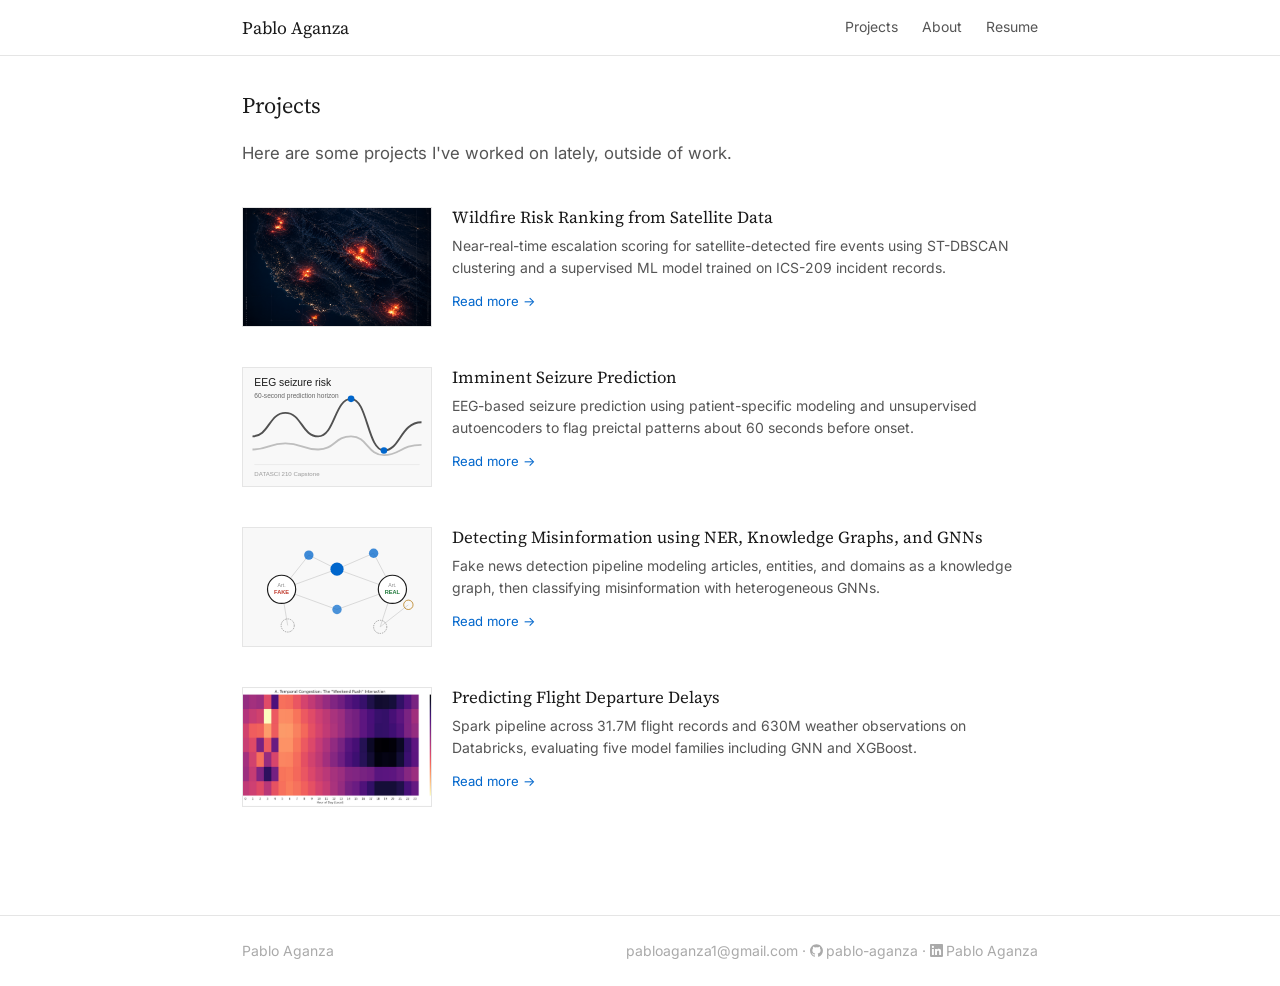
<file: index.html>
<!DOCTYPE html>
<html lang="en">
<head>
<meta charset="UTF-8">
<meta name="viewport" content="width=device-width, initial-scale=1.0">
<meta name="description" content="Pablo Aganza - Data Engineer and graduate student in Data Science at UC Berkeley (MIDS). Projects in data engineering, ML systems, NLP, and big data.">
<title>Pablo Aganza</title>
<link rel="icon" type="image/svg+xml" href="favicon.svg">
<link rel="preconnect" href="https://fonts.googleapis.com">
<link rel="preconnect" href="https://fonts.gstatic.com" crossorigin>
<link href="https://fonts.googleapis.com/css2?family=Source+Serif+4:ital,wght@0,300;0,400;0,600;1,400&family=Inter:wght@400;500&display=swap" rel="stylesheet">
<link rel="stylesheet" href="css/styles.css">
</head>
<body>

<header>
  <nav>
    <a class="nav-name" href="./">Pablo Aganza</a>
    <div class="nav-links">
      <a href="./">Projects</a>
      <a href="about.html">About</a>
      <a href="resume.html">Resume</a>
    </div>
  </nav>
</header>

<main>

  <!-- PROJECTS -->
  <section class="home-section" id="projects">
    <h2 class="section-title">Projects</h2>
    <p class="section-intro">Here are some projects I've worked on lately, outside of work.</p>

    <a class="project-card" href="projects/wildfire_risk_ranking.html">
      <div class="card-img"><img src="portfolio-images/wildfire_thumbnail.png" alt="Wildfire hotspot clustering illustration - scattered VIIRS detections collapsing into a coherent fire event"></div>
      <div class="card-body">
        <h3 class="card-title">Wildfire Risk Ranking from Satellite Data</h3>
        <p class="card-desc">Near-real-time escalation scoring for satellite-detected fire events using ST-DBSCAN clustering and a supervised ML model trained on ICS-209 incident records.</p>
        <span class="read-more">Read more &rarr;</span>
      </div>
    </a>

    <a class="project-card" href="projects/seizure_prediction.html">
      <div class="card-img"><img src="data:image/svg+xml,%3Csvg xmlns='http://www.w3.org/2000/svg' viewBox='0 0 400 260'%3E%3Crect width='400' height='260' fill='%23f8f8f8'/%3E%3Cg fill='none' stroke='%231a1a1a' stroke-width='4' opacity='0.75'%3E%3Cpath d='M20 150 C55 150 55 100 90 100 S125 150 160 150 195 70 230 70 265 180 300 180 335 120 380 120'/%3E%3Cpath d='M20 178 C55 178 55 165 90 165 S125 178 160 178 195 150 230 150 265 190 300 190 335 168 380 168' opacity='0.35'/%3E%3C/g%3E%3Cg fill='%230066cc'%3E%3Ccircle cx='230' cy='70' r='7'/%3E%3Ccircle cx='300' cy='180' r='7'/%3E%3C/g%3E%3Ctext x='24' y='42' font-family='Inter,Arial,sans-serif' font-size='22' fill='%231a1a1a'%3EEEG seizure risk%3C/text%3E%3Ctext x='24' y='68' font-family='Inter,Arial,sans-serif' font-size='14' fill='%23666'%3E60-second prediction horizon%3C/text%3E%3Cline x1='24' y1='210' x2='376' y2='210' stroke='%23ddd'/%3E%3Ctext x='24' y='235' font-family='Inter,Arial,sans-serif' font-size='13' fill='%23999'%3EDATASCI 210 Capstone%3C/text%3E%3C/svg%3E" alt="EEG seizure risk waveform illustration"></div>
      <div class="card-body">
        <h3 class="card-title">Imminent Seizure Prediction</h3>
        <p class="card-desc">EEG-based seizure prediction using patient-specific modeling and unsupervised autoencoders to flag preictal patterns about 60 seconds before onset.</p>
        <span class="read-more">Read more &rarr;</span>
      </div>
    </a>

    <a class="project-card" href="projects/detecting_misinformation.html">
      <div class="card-img"><img src="portfolio-images/misinformation_thumbnail.svg" alt="Misinformation detection - knowledge graph connecting articles, entities, and domains"></div>
      <div class="card-body">
        <h3 class="card-title">Detecting Misinformation using NER, Knowledge Graphs, and GNNs</h3>
        <p class="card-desc">Fake news detection pipeline modeling articles, entities, and domains as a knowledge graph, then classifying misinformation with heterogeneous GNNs.</p>
        <span class="read-more">Read more &rarr;</span>
      </div>
    </a>

    <a class="project-card" href="projects/flight_delays.html">
      <div class="card-img"><img src="portfolio-images/img01.png" alt="Flight delay prediction - Spark pipeline and model comparison diagram"></div>
      <div class="card-body">
        <h3 class="card-title">Predicting Flight Departure Delays</h3>
        <p class="card-desc">Spark pipeline across 31.7M flight records and 630M weather observations on Databricks, evaluating five model families including GNN and XGBoost.</p>
        <span class="read-more">Read more &rarr;</span>
      </div>
    </a>


  </section>

</main>

<footer>
  <div class="footer-inner">
  <span>Pablo Aganza</span>
  <span>
    <a href="mailto:pabloaganza1@gmail.com">pabloaganza1@gmail.com</a> &middot;
    <a href="https://github.com/pablo-aganza" target="_blank"><svg xmlns="http://www.w3.org/2000/svg" viewBox="0 0 98 96" width="13" height="13" fill="currentColor" style="vertical-align:-1px;margin-right:3px"><path d="M48.854 0C21.839 0 0 22 0 49.217c0 21.756 13.993 40.172 33.405 46.69 2.427.49 3.316-1.059 3.316-2.362 0-1.141-.08-5.052-.08-9.127-13.59 2.934-16.42-5.867-16.42-5.867-2.184-5.704-5.42-7.17-5.42-7.17-4.448-3.015.324-3.015.324-3.015 4.934.326 7.523 5.052 7.523 5.052 4.367 7.496 11.404 5.378 14.235 4.074.404-3.178 1.699-5.378 3.074-6.6-10.839-1.141-22.243-5.378-22.243-24.283 0-5.378 1.94-9.778 5.014-13.2-.485-1.222-2.184-6.275.486-13.038 0 0 4.125-1.304 13.426 5.052a46.97 46.97 0 0 1 12.214-1.63c4.125 0 8.33.571 12.213 1.63 9.302-6.356 13.427-5.052 13.427-5.052 2.67 6.763.97 11.816.485 13.038 3.155 3.422 5.015 7.822 5.015 13.2 0 18.905-11.404 23.06-22.324 24.283 1.78 1.548 3.316 4.481 3.316 9.126 0 6.6-.08 11.897-.08 13.526 0 1.304.89 2.853 3.316 2.364 19.412-6.52 33.405-24.935 33.405-46.691C97.707 22 75.788 0 48.854 0z"/></svg>pablo-aganza</a> &middot;
    <a href="https://linkedin.com/in/pablo-aganza" target="_blank"><svg xmlns="http://www.w3.org/2000/svg" viewBox="0 0 24 24" width="13" height="13" fill="currentColor" style="vertical-align:-1px;margin-right:3px"><path d="M20.447 20.452h-3.554v-5.569c0-1.328-.027-3.037-1.852-3.037-1.853 0-2.136 1.445-2.136 2.939v5.667H9.351V9h3.414v1.561h.046c.477-.9 1.637-1.85 3.37-1.85 3.601 0 4.267 2.37 4.267 5.455v6.286zM5.337 7.433a2.062 2.062 0 0 1-2.063-2.065 2.064 2.064 0 1 1 2.063 2.065zm1.782 13.019H3.555V9h3.564v11.452zM22.225 0H1.771C.792 0 0 .774 0 1.729v20.542C0 23.227.792 24 1.771 24h20.451C23.2 24 24 23.227 24 22.271V1.729C24 .774 23.2 0 22.222 0h.003z"/></svg>Pablo Aganza</a>
  </span>
  </div>
</footer>


</body>
</html>
</file>
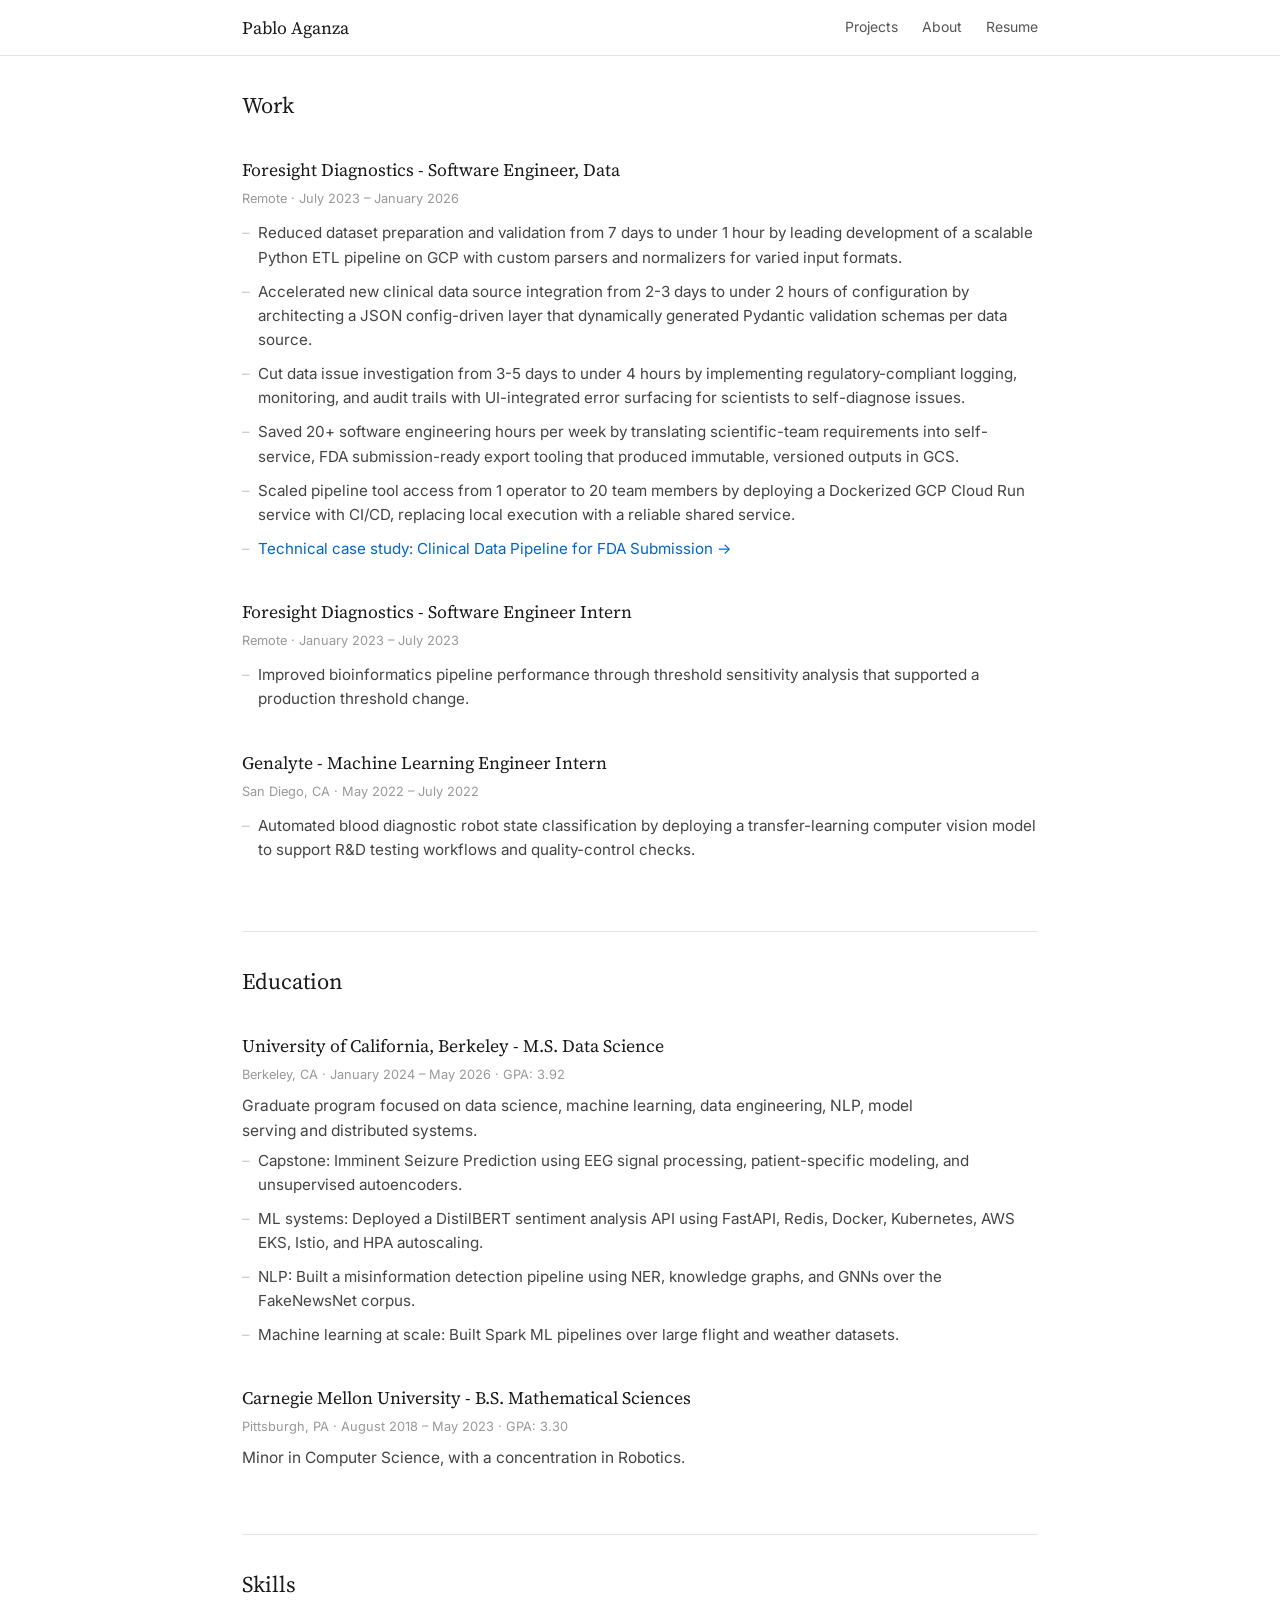
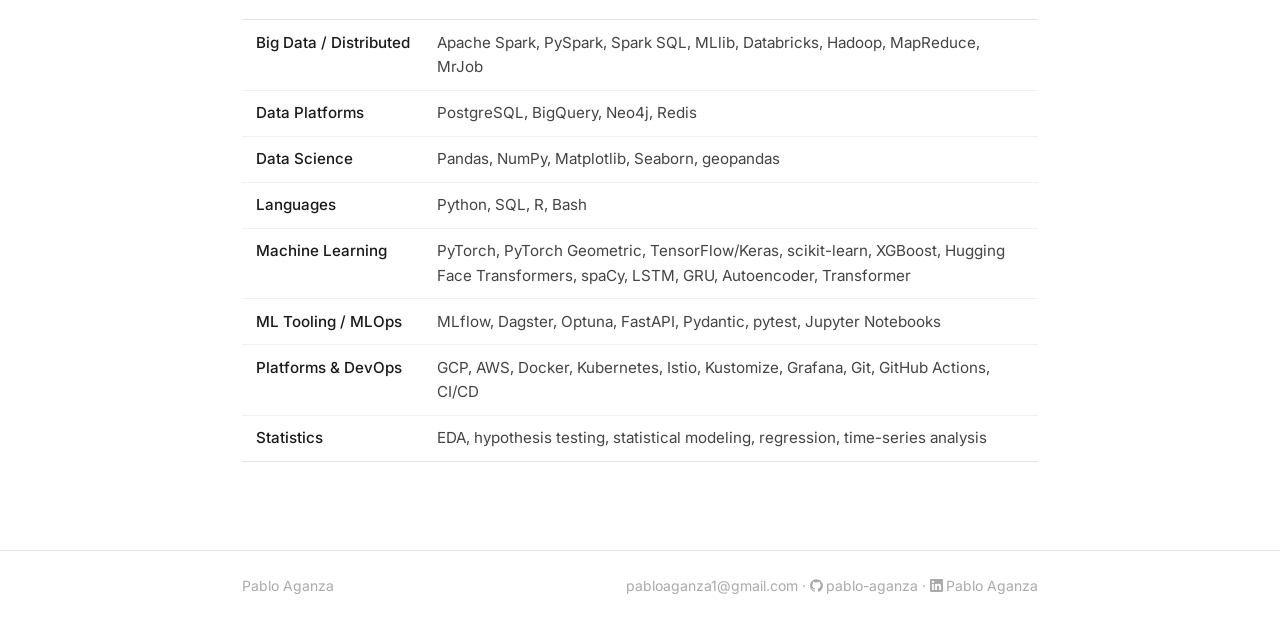
<file: about.html>
<!DOCTYPE html>
<html lang="en">
<head>
<meta charset="UTF-8">
<meta name="viewport" content="width=device-width, initial-scale=1.0">
<meta name="description" content="About — Pablo Aganza, Data Engineer and UC Berkeley MIDS graduate student.">
<title>About — Pablo Aganza</title>
<link rel="icon" type="image/svg+xml" href="favicon.svg">
<link rel="preconnect" href="https://fonts.googleapis.com">
<link rel="preconnect" href="https://fonts.gstatic.com" crossorigin>
<link href="https://fonts.googleapis.com/css2?family=Source+Serif+4:ital,wght@0,300;0,400;0,600;1,400&family=Inter:wght@400;500&display=swap" rel="stylesheet">
<link rel="stylesheet" href="css/styles.css">
</head>
<body>

<header>
  <nav>
    <a class="nav-name" href="./">Pablo Aganza</a>
    <div class="nav-links">
      <a href="./">Projects</a>
      <a href="about.html">About</a>
      <a href="resume.html">Resume</a>
    </div>
  </nav>
</header>

<main>

  <section class="home-section" style="border-top:none;padding-top:0">
    <h2 class="section-title">Work</h2>

    <div class="timeline-item">
      <h3>Foresight Diagnostics - Software Engineer, Data</h3>
      <p class="meta">Remote &middot; July 2023 &ndash; January 2026</p>
      <ul class="contrib-list">
        <li>Reduced dataset preparation and validation from 7 days to under 1 hour by leading development of a scalable Python ETL pipeline on GCP with custom parsers and normalizers for varied input formats.</li>
        <li>Accelerated new clinical data source integration from 2-3 days to under 2 hours of configuration by architecting a JSON config-driven layer that dynamically generated Pydantic validation schemas per data source.</li>
        <li>Cut data issue investigation from 3-5 days to under 4 hours by implementing regulatory-compliant logging, monitoring, and audit trails with UI-integrated error surfacing for scientists to self-diagnose issues.</li>
        <li>Saved 20+ software engineering hours per week by translating scientific-team requirements into self-service, FDA submission-ready export tooling that produced immutable, versioned outputs in GCS.</li>
        <li>Scaled pipeline tool access from 1 operator to 20 team members by deploying a Dockerized GCP Cloud Run service with CI/CD, replacing local execution with a reliable shared service.</li>
        <li><a href="projects/clinical_data_pipeline.html">Technical case study: Clinical Data Pipeline for FDA Submission &rarr;</a></li>
      </ul>
    </div>

    <div class="timeline-item">
      <h3>Foresight Diagnostics - Software Engineer Intern</h3>
      <p class="meta">Remote &middot; January 2023 &ndash; July 2023</p>
      <ul class="contrib-list">
        <li>Improved bioinformatics pipeline performance through threshold sensitivity analysis that supported a production threshold change.</li>
      </ul>
    </div>

    <div class="timeline-item">
      <h3>Genalyte - Machine Learning Engineer Intern</h3>
      <p class="meta">San Diego, CA &middot; May 2022 &ndash; July 2022</p>
      <ul class="contrib-list">
        <li>Automated blood diagnostic robot state classification by deploying a transfer-learning computer vision model to support R&amp;D testing workflows and quality-control checks.</li>
      </ul>
    </div>
  </section>

  <section class="home-section">
    <h2 class="section-title">Education</h2>

    <div class="timeline-item">
      <h3>University of California, Berkeley - M.S. Data Science</h3>
      <p class="meta">Berkeley, CA &middot; January 2024 &ndash; May 2026 &middot; GPA: 3.92</p>
      <p>Graduate program focused on data science, machine learning, data engineering, NLP, model serving and distributed systems.</p>
      <ul class="contrib-list">
        <li>Capstone: Imminent Seizure Prediction using EEG signal processing, patient-specific modeling, and unsupervised autoencoders.</li>
        <li>ML systems: Deployed a DistilBERT sentiment analysis API using FastAPI, Redis, Docker, Kubernetes, AWS EKS, Istio, and HPA autoscaling.</li>
        <li>NLP: Built a misinformation detection pipeline using NER, knowledge graphs, and GNNs over the FakeNewsNet corpus.</li>
        <li>Machine learning at scale: Built Spark ML pipelines over large flight and weather datasets.</li>
      </ul>
    </div>

    <div class="timeline-item">
      <h3>Carnegie Mellon University - B.S. Mathematical Sciences</h3>
      <p class="meta">Pittsburgh, PA &middot; August 2018 &ndash; May 2023 &middot; GPA: 3.30</p>
      <p>Minor in Computer Science, with a concentration in Robotics.</p>
    </div>
  </section>

  <section class="home-section">
    <h2 class="section-title">Skills</h2>

    <table class="skills-table">
      <tbody>
        <tr>
          <td>Big Data / Distributed</td>
          <td>Apache Spark, PySpark, Spark SQL, MLlib, Databricks, Hadoop, MapReduce, MrJob</td>
        </tr>
        <tr>
          <td>Data Platforms</td>
          <td>PostgreSQL, BigQuery, Neo4j, Redis</td>
        </tr>
        <tr>
          <td>Data Science</td>
          <td>Pandas, NumPy, Matplotlib, Seaborn, geopandas</td>
        </tr>
        <tr>
          <td>Languages</td>
          <td>Python, SQL, R, Bash</td>
        </tr>
        <tr>
          <td>Machine Learning</td>
          <td>PyTorch, PyTorch Geometric, TensorFlow/Keras, scikit-learn, XGBoost, Hugging Face Transformers, spaCy, LSTM, GRU, Autoencoder, Transformer</td>
        </tr>
        <tr>
          <td>ML Tooling / MLOps</td>
          <td>MLflow, Dagster, Optuna, FastAPI, Pydantic, pytest, Jupyter Notebooks</td>
        </tr>
        <tr>
          <td>Platforms &amp; DevOps</td>
          <td>GCP, AWS, Docker, Kubernetes, Istio, Kustomize, Grafana, Git, GitHub Actions, CI/CD</td>
        </tr>
        <tr>
          <td>Statistics</td>
          <td>EDA, hypothesis testing, statistical modeling, regression, time-series analysis</td>
        </tr>
      </tbody>
    </table>
  </section>

</main>

<footer>
  <div class="footer-inner">
  <span>Pablo Aganza</span>
  <span>
    <a href="mailto:pabloaganza1@gmail.com">pabloaganza1@gmail.com</a> &middot;
    <a href="https://github.com/pablo-aganza" target="_blank"><svg xmlns="http://www.w3.org/2000/svg" viewBox="0 0 98 96" width="13" height="13" fill="currentColor" style="vertical-align:-1px;margin-right:3px"><path d="M48.854 0C21.839 0 0 22 0 49.217c0 21.756 13.993 40.172 33.405 46.69 2.427.49 3.316-1.059 3.316-2.362 0-1.141-.08-5.052-.08-9.127-13.59 2.934-16.42-5.867-16.42-5.867-2.184-5.704-5.42-7.17-5.42-7.17-4.448-3.015.324-3.015.324-3.015 4.934.326 7.523 5.052 7.523 5.052 4.367 7.496 11.404 5.378 14.235 4.074.404-3.178 1.699-5.378 3.074-6.6-10.839-1.141-22.243-5.378-22.243-24.283 0-5.378 1.94-9.778 5.014-13.2-.485-1.222-2.184-6.275.486-13.038 0 0 4.125-1.304 13.426 5.052a46.97 46.97 0 0 1 12.214-1.63c4.125 0 8.33.571 12.213 1.63 9.302-6.356 13.427-5.052 13.427-5.052 2.67 6.763.97 11.816.485 13.038 3.155 3.422 5.015 7.822 5.015 13.2 0 18.905-11.404 23.06-22.324 24.283 1.78 1.548 3.316 4.481 3.316 9.126 0 6.6-.08 11.897-.08 13.526 0 1.304.89 2.853 3.316 2.364 19.412-6.52 33.405-24.935 33.405-46.691C97.707 22 75.788 0 48.854 0z"/></svg>pablo-aganza</a> &middot;
    <a href="https://linkedin.com/in/pablo-aganza" target="_blank"><svg xmlns="http://www.w3.org/2000/svg" viewBox="0 0 24 24" width="13" height="13" fill="currentColor" style="vertical-align:-1px;margin-right:3px"><path d="M20.447 20.452h-3.554v-5.569c0-1.328-.027-3.037-1.852-3.037-1.853 0-2.136 1.445-2.136 2.939v5.667H9.351V9h3.414v1.561h.046c.477-.9 1.637-1.85 3.37-1.85 3.601 0 4.267 2.37 4.267 5.455v6.286zM5.337 7.433a2.062 2.062 0 0 1-2.063-2.065 2.064 2.064 0 1 1 2.063 2.065zm1.782 13.019H3.555V9h3.564v11.452zM22.225 0H1.771C.792 0 0 .774 0 1.729v20.542C0 23.227.792 24 1.771 24h20.451C23.2 24 24 23.227 24 22.271V1.729C24 .774 23.2 0 22.222 0h.003z"/></svg>Pablo Aganza</a>
  </span>
  </div>
</footer>

</body>
</html>
</file>
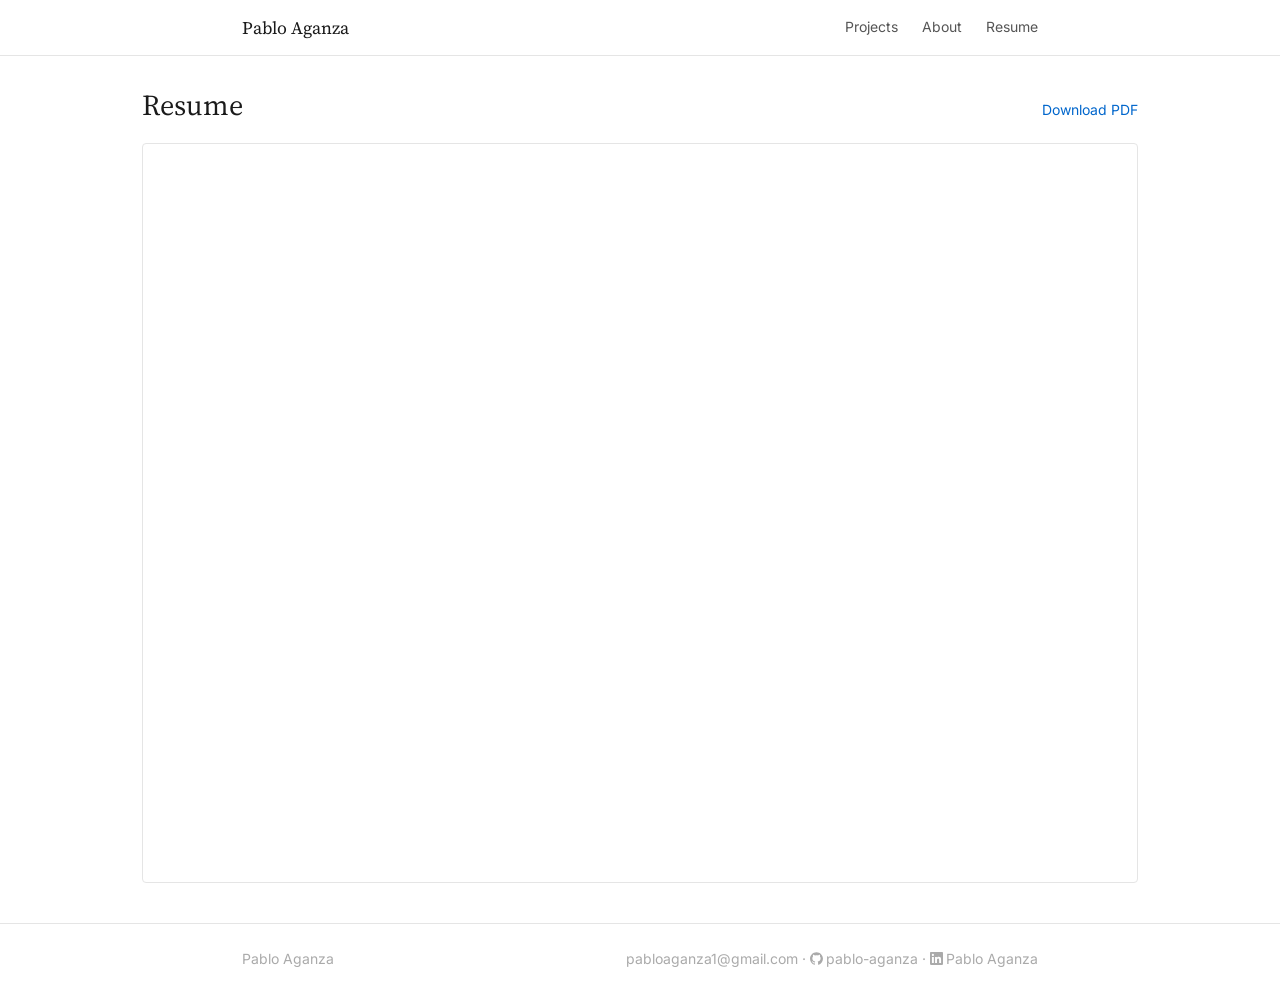
<file: resume.html>
<!DOCTYPE html>
<html lang="en">
<head>
<meta charset="UTF-8">
<meta name="viewport" content="width=device-width, initial-scale=1.0">
<meta name="description" content="Resume — Pablo Aganza, Data Engineer and UC Berkeley MIDS graduate student.">
<title>Resume — Pablo Aganza</title>
<link rel="icon" type="image/svg+xml" href="favicon.svg">
<link rel="preconnect" href="https://fonts.googleapis.com">
<link rel="preconnect" href="https://fonts.gstatic.com" crossorigin>
<link href="https://fonts.googleapis.com/css2?family=Source+Serif+4:ital,wght@0,300;0,400;0,600;1,400&family=Inter:wght@400;500&display=swap" rel="stylesheet">
<link rel="stylesheet" href="css/styles.css">
</head>
<body>

<header>
  <nav>
    <a class="nav-name" href="./">Pablo Aganza</a>
    <div class="nav-links">
      <a href="./">Projects</a>
      <a href="about.html">About</a>
      <a href="resume.html">Resume</a>
    </div>
  </nav>
</header>

<main style="max-width:1060px">
  <div style="display:flex;justify-content:space-between;align-items:baseline;margin-bottom:1.25rem;">
    <h1 class="detail-title" style="margin-bottom:0">Resume</h1>
    <a href="docs/resume_pablo_aganza.pdf" download style="font-size:0.875rem;color:#0066cc;text-decoration:none;">Download PDF</a>
  </div>
  <iframe src="docs/resume_pablo_aganza.pdf" style="width:100%;height:calc(100vh - 160px);border:1px solid #e5e5e5;border-radius:4px;display:block;" title="Resume — Pablo Aganza"></iframe>
</main>

<footer>
  <div class="footer-inner">
  <span>Pablo Aganza</span>
  <span>
    <a href="mailto:pabloaganza1@gmail.com">pabloaganza1@gmail.com</a> &middot;
    <a href="https://github.com/pablo-aganza" target="_blank"><svg xmlns="http://www.w3.org/2000/svg" viewBox="0 0 98 96" width="13" height="13" fill="currentColor" style="vertical-align:-1px;margin-right:3px"><path d="M48.854 0C21.839 0 0 22 0 49.217c0 21.756 13.993 40.172 33.405 46.69 2.427.49 3.316-1.059 3.316-2.362 0-1.141-.08-5.052-.08-9.127-13.59 2.934-16.42-5.867-16.42-5.867-2.184-5.704-5.42-7.17-5.42-7.17-4.448-3.015.324-3.015.324-3.015 4.934.326 7.523 5.052 7.523 5.052 4.367 7.496 11.404 5.378 14.235 4.074.404-3.178 1.699-5.378 3.074-6.6-10.839-1.141-22.243-5.378-22.243-24.283 0-5.378 1.94-9.778 5.014-13.2-.485-1.222-2.184-6.275.486-13.038 0 0 4.125-1.304 13.426 5.052a46.97 46.97 0 0 1 12.214-1.63c4.125 0 8.33.571 12.213 1.63 9.302-6.356 13.427-5.052 13.427-5.052 2.67 6.763.97 11.816.485 13.038 3.155 3.422 5.015 7.822 5.015 13.2 0 18.905-11.404 23.06-22.324 24.283 1.78 1.548 3.316 4.481 3.316 9.126 0 6.6-.08 11.897-.08 13.526 0 1.304.89 2.853 3.316 2.364 19.412-6.52 33.405-24.935 33.405-46.691C97.707 22 75.788 0 48.854 0z"/></svg>pablo-aganza</a> &middot;
    <a href="https://linkedin.com/in/pablo-aganza" target="_blank"><svg xmlns="http://www.w3.org/2000/svg" viewBox="0 0 24 24" width="13" height="13" fill="currentColor" style="vertical-align:-1px;margin-right:3px"><path d="M20.447 20.452h-3.554v-5.569c0-1.328-.027-3.037-1.852-3.037-1.853 0-2.136 1.445-2.136 2.939v5.667H9.351V9h3.414v1.561h.046c.477-.9 1.637-1.85 3.37-1.85 3.601 0 4.267 2.37 4.267 5.455v6.286zM5.337 7.433a2.062 2.062 0 0 1-2.063-2.065 2.064 2.064 0 1 1 2.063 2.065zm1.782 13.019H3.555V9h3.564v11.452zM22.225 0H1.771C.792 0 0 .774 0 1.729v20.542C0 23.227.792 24 1.771 24h20.451C23.2 24 24 23.227 24 22.271V1.729C24 .774 23.2 0 22.222 0h.003z"/></svg>Pablo Aganza</a>
  </span>
  </div>
</footer>

</body>
</html>
</file>
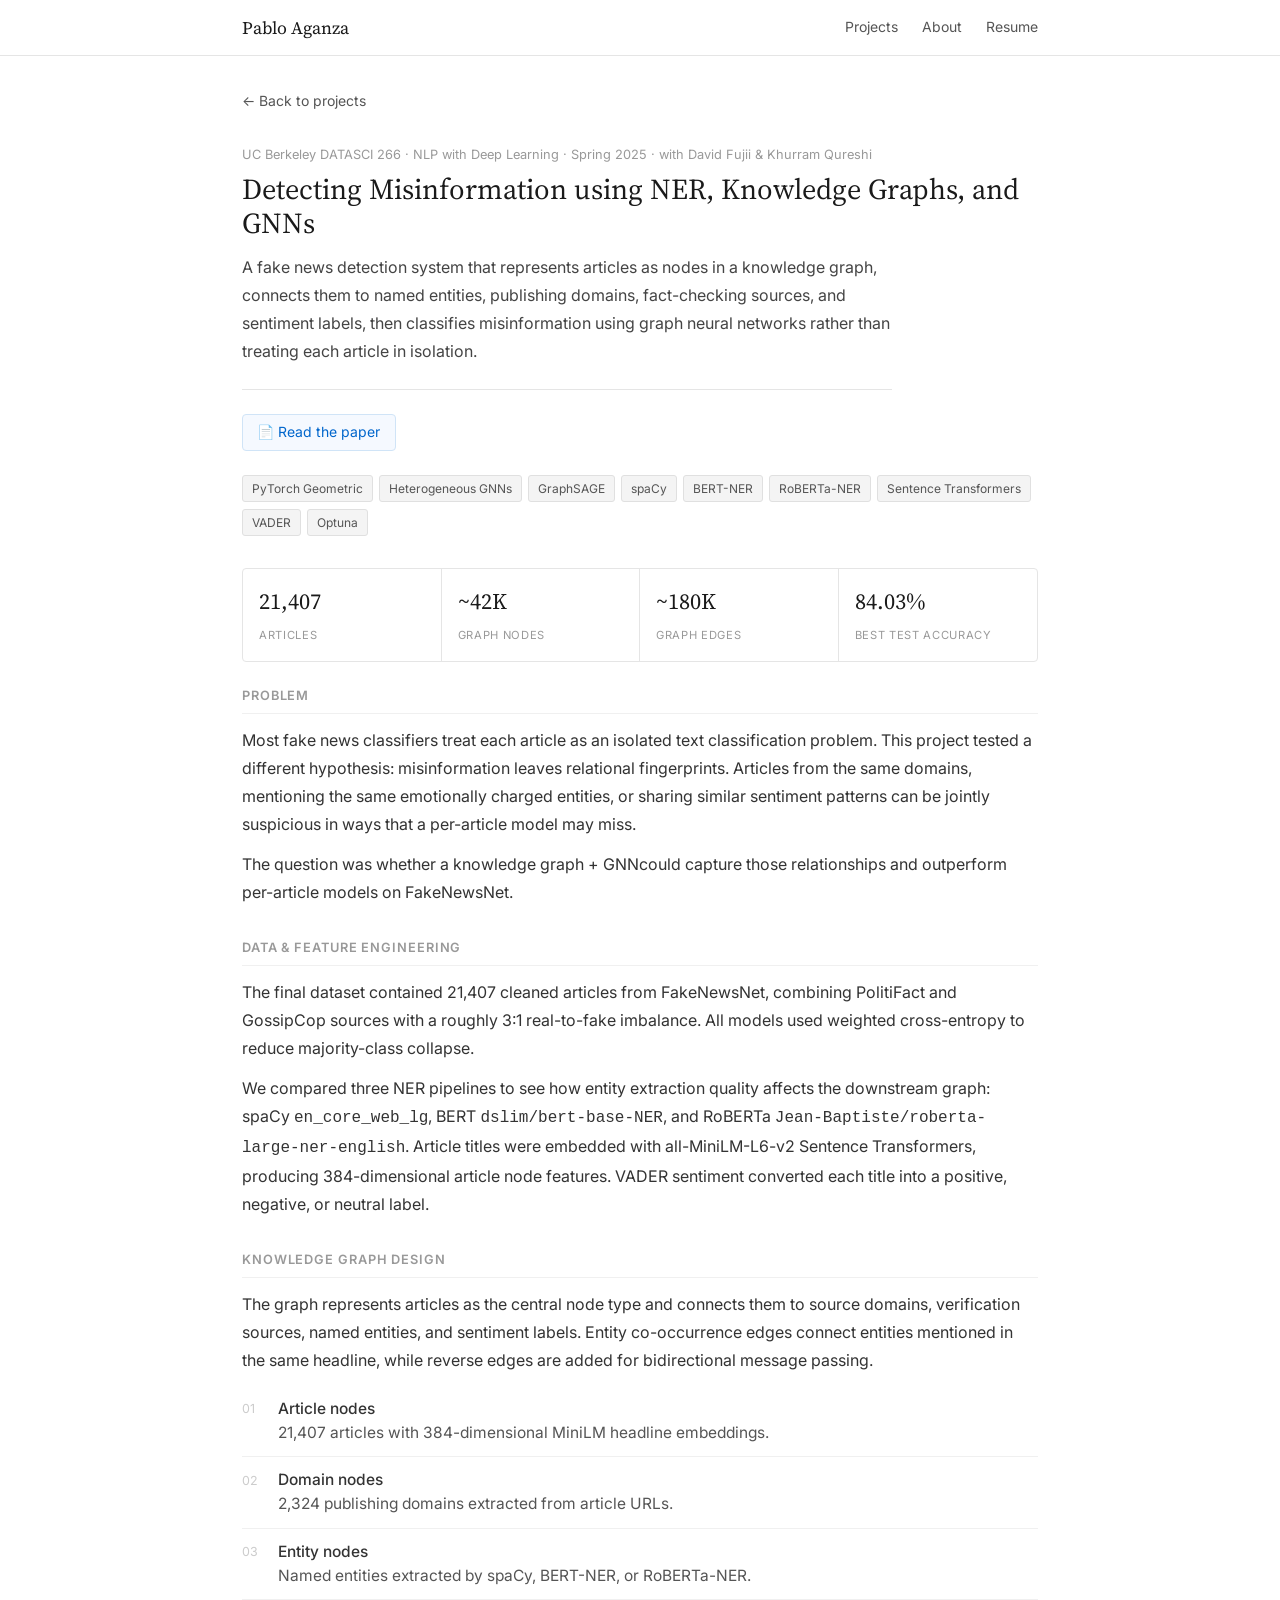
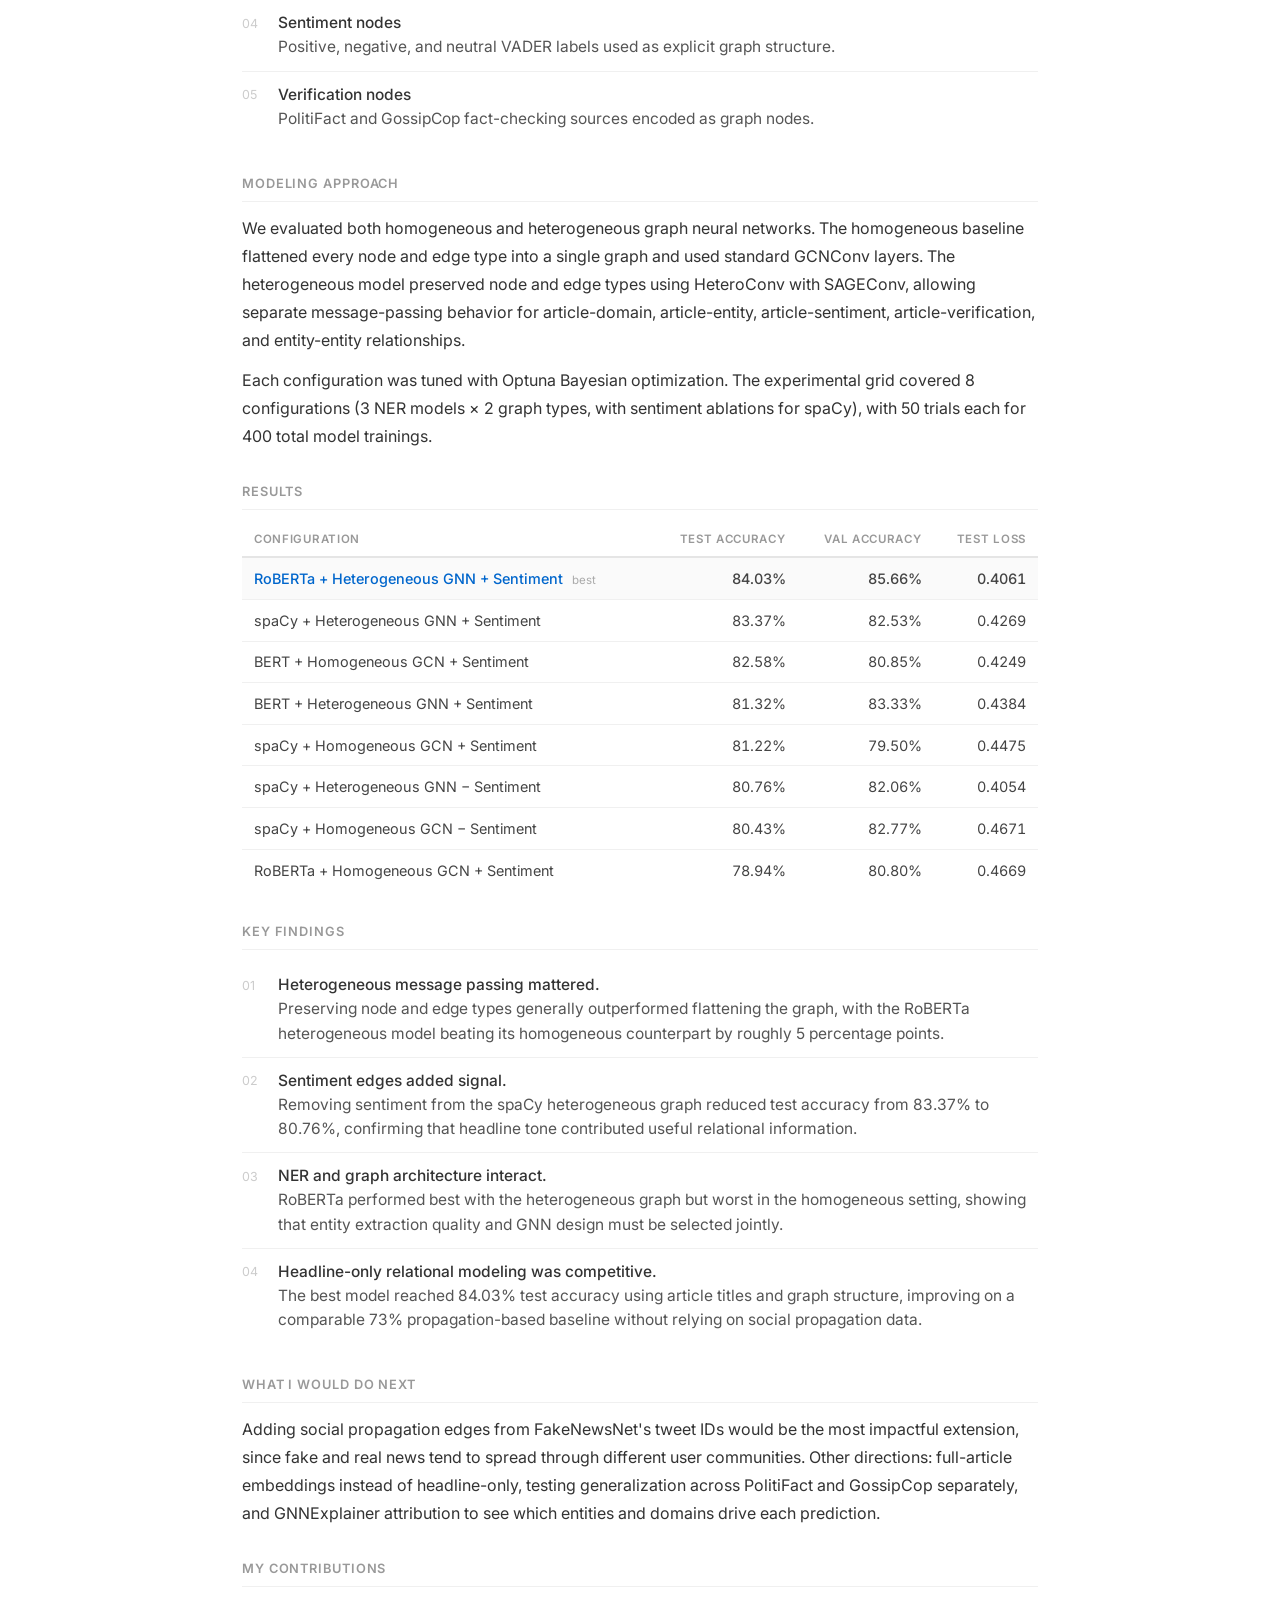
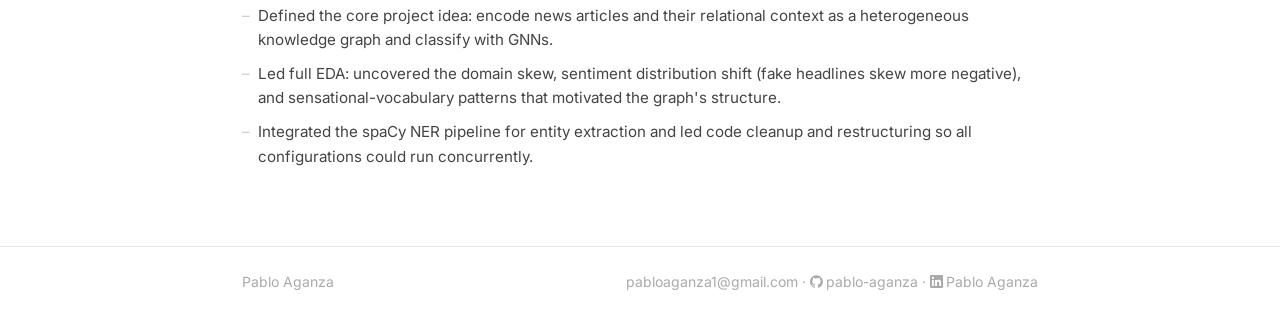
<file: projects/detecting_misinformation.html>
<!DOCTYPE html>
<html lang="en">
<head>
<meta charset="UTF-8">
<meta name="viewport" content="width=device-width, initial-scale=1.0">
<meta name="description" content="Detecting Misinformation using NER, Knowledge Graphs, and GNNs - fake news detection pipeline reaching 84% test accuracy across 400 model runs on FakeNewsNet.">
<title>Misinformation Detection — Pablo Aganza</title>
<link rel="icon" type="image/svg+xml" href="../favicon.svg">
<link rel="preconnect" href="https://fonts.googleapis.com">
<link rel="preconnect" href="https://fonts.gstatic.com" crossorigin>
<link href="https://fonts.googleapis.com/css2?family=Source+Serif+4:ital,wght@0,300;0,400;0,600;1,400&family=Inter:wght@400;500&display=swap" rel="stylesheet">
<link rel="stylesheet" href="../css/styles.css">
</head>
<body>

<header>
  <nav>
    <a class="nav-name" href="../">Pablo Aganza</a>
    <div class="nav-links">
      <a href="../">Projects</a>
      <a href="../about.html">About</a>
      <a href="../resume.html">Resume</a>
    </div>
  </nav>
</header>

<main>
  <a class="back-btn" href="../">&larr; Back to projects</a>
  <p class="detail-meta">UC Berkeley DATASCI 266 &middot; NLP with Deep Learning &middot; Spring 2025 &middot; with David Fujii &amp; Khurram Qureshi</p>
  <h1 class="detail-title">Detecting Misinformation using NER, Knowledge Graphs, and GNNs</h1>
  <p class="detail-summary">A fake news detection system that represents articles as nodes in a knowledge graph, connects them to named entities, publishing domains, fact-checking sources, and sentiment labels, then classifies misinformation using graph neural networks rather than treating each article in isolation.</p>

  <div style="margin-bottom:1.5rem;">
    <a href="../docs/detecting_misinformation.pdf" target="_blank"
       style="display:inline-flex;align-items:center;gap:0.4rem;font-size:0.875rem;color:#0066cc;text-decoration:none;border:1px solid #d0e4f7;padding:0.4rem 0.9rem;border-radius:4px;background:#f5f9ff;">
      &#128196; Read the paper
    </a>
  </div>

  <div class="project-tags">
    <span>PyTorch Geometric</span><span>Heterogeneous GNNs</span><span>GraphSAGE</span><span>spaCy</span>
    <span>BERT-NER</span><span>RoBERTa-NER</span><span>Sentence Transformers</span><span>VADER</span><span>Optuna</span>
  </div>

  <div class="stats-row">
    <div class="stat-item"><span class="stat-val">21,407</span><span class="stat-label">Articles</span></div>
    <div class="stat-item"><span class="stat-val">~42K</span><span class="stat-label">Graph Nodes</span></div>
    <div class="stat-item"><span class="stat-val">~180K</span><span class="stat-label">Graph Edges</span></div>
    <div class="stat-item"><span class="stat-val">84.03%</span><span class="stat-label">Best Test Accuracy</span></div>
  </div>

  <div class="section">
    <h4>Problem</h4>
    <p>Most fake news classifiers treat each article as an isolated text classification problem. This project tested a different hypothesis: misinformation leaves relational fingerprints. Articles from the same domains, mentioning the same emotionally charged entities, or sharing similar sentiment patterns can be jointly suspicious in ways that a per-article model may miss.</p>
    <p>The question was whether a knowledge graph + GNNcould capture those relationships and outperform per-article models on FakeNewsNet.</p>
  </div>

  <div class="section">
    <h4>Data &amp; Feature Engineering</h4>
    <p>The final dataset contained 21,407 cleaned articles from FakeNewsNet, combining PolitiFact and GossipCop sources with a roughly 3:1 real-to-fake imbalance. All models used weighted cross-entropy to reduce majority-class collapse.</p>
    <p>We compared three NER pipelines to see how entity extraction quality affects the downstream graph: spaCy <code>en_core_web_lg</code>, BERT <code>dslim/bert-base-NER</code>, and RoBERTa <code>Jean-Baptiste/roberta-large-ner-english</code>. Article titles were embedded with all-MiniLM-L6-v2 Sentence Transformers, producing 384-dimensional article node features. VADER sentiment converted each title into a positive, negative, or neutral label.</p>
  </div>

  <div class="section">
    <h4>Knowledge Graph Design</h4>
    <p>The graph represents articles as the central node type and connects them to source domains, verification sources, named entities, and sentiment labels. Entity co-occurrence edges connect entities mentioned in the same headline, while reverse edges are added for bidirectional message passing.</p>
    <ul class="num-list">
      <li><span class="n">01</span><div><strong>Article nodes</strong><span>21,407 articles with 384-dimensional MiniLM headline embeddings.</span></div></li>
      <li><span class="n">02</span><div><strong>Domain nodes</strong><span>2,324 publishing domains extracted from article URLs.</span></div></li>
      <li><span class="n">03</span><div><strong>Entity nodes</strong><span>Named entities extracted by spaCy, BERT-NER, or RoBERTa-NER.</span></div></li>
      <li><span class="n">04</span><div><strong>Sentiment nodes</strong><span>Positive, negative, and neutral VADER labels used as explicit graph structure.</span></div></li>
      <li><span class="n">05</span><div><strong>Verification nodes</strong><span>PolitiFact and GossipCop fact-checking sources encoded as graph nodes.</span></div></li>
    </ul>
  </div>

  <div class="section">
    <h4>Modeling Approach</h4>
    <p>We evaluated both homogeneous and heterogeneous graph neural networks. The homogeneous baseline flattened every node and edge type into a single graph and used standard GCNConv layers. The heterogeneous model preserved node and edge types using HeteroConv with SAGEConv, allowing separate message-passing behavior for article-domain, article-entity, article-sentiment, article-verification, and entity-entity relationships.</p>
    <p>Each configuration was tuned with Optuna Bayesian optimization. The experimental grid covered 8 configurations (3 NER models &times; 2 graph types, with sentiment ablations for spaCy), with 50 trials each for 400 total model trainings.</p>
  </div>

  <div class="section">
    <h4>Results</h4>
    <table class="results-table">
      <thead>
        <tr><th>Configuration</th><th>Test Accuracy</th><th>Val Accuracy</th><th>Test Loss</th></tr>
      </thead>
      <tbody>
        <tr class="best"><td>RoBERTa + Heterogeneous GNN + Sentiment <span class="best-mark">best</span></td><td>84.03%</td><td>85.66%</td><td>0.4061</td></tr>
        <tr><td>spaCy + Heterogeneous GNN + Sentiment</td><td>83.37%</td><td>82.53%</td><td>0.4269</td></tr>
        <tr><td>BERT + Homogeneous GCN + Sentiment</td><td>82.58%</td><td>80.85%</td><td>0.4249</td></tr>
        <tr><td>BERT + Heterogeneous GNN + Sentiment</td><td>81.32%</td><td>83.33%</td><td>0.4384</td></tr>
        <tr><td>spaCy + Homogeneous GCN + Sentiment</td><td>81.22%</td><td>79.50%</td><td>0.4475</td></tr>
        <tr><td>spaCy + Heterogeneous GNN &minus; Sentiment</td><td>80.76%</td><td>82.06%</td><td>0.4054</td></tr>
        <tr><td>spaCy + Homogeneous GCN &minus; Sentiment</td><td>80.43%</td><td>82.77%</td><td>0.4671</td></tr>
        <tr><td>RoBERTa + Homogeneous GCN + Sentiment</td><td>78.94%</td><td>80.80%</td><td>0.4669</td></tr>
      </tbody>
    </table>
  </div>

  <div class="section">
    <h4>Key Findings</h4>
    <ul class="num-list">
      <li><span class="n">01</span><div><strong>Heterogeneous message passing mattered.</strong><span>Preserving node and edge types generally outperformed flattening the graph, with the RoBERTa heterogeneous model beating its homogeneous counterpart by roughly 5 percentage points.</span></div></li>
      <li><span class="n">02</span><div><strong>Sentiment edges added signal.</strong><span>Removing sentiment from the spaCy heterogeneous graph reduced test accuracy from 83.37% to 80.76%, confirming that headline tone contributed useful relational information.</span></div></li>
      <li><span class="n">03</span><div><strong>NER and graph architecture interact.</strong><span>RoBERTa performed best with the heterogeneous graph but worst in the homogeneous setting, showing that entity extraction quality and GNN design must be selected jointly.</span></div></li>
      <li><span class="n">04</span><div><strong>Headline-only relational modeling was competitive.</strong><span>The best model reached 84.03% test accuracy using article titles and graph structure, improving on a comparable 73% propagation-based baseline without relying on social propagation data.</span></div></li>
    </ul>
  </div>

  <div class="section">
    <h4>What I Would Do Next</h4>
    <p>Adding social propagation edges from FakeNewsNet's tweet IDs would be the most impactful extension, since fake and real news tend to spread through different user communities. Other directions: full-article embeddings instead of headline-only, testing generalization across PolitiFact and GossipCop separately, and GNNExplainer attribution to see which entities and domains drive each prediction.</p>
  </div>

  <div class="section">
    <h4>My Contributions</h4>
    <ul class="contrib-list">
      <li>Defined the core project idea: encode news articles and their relational context as a heterogeneous knowledge graph and classify with GNNs.</li>
      <li>Led full EDA: uncovered the domain skew, sentiment distribution shift (fake headlines skew more negative), and sensational-vocabulary patterns that motivated the graph's structure.</li>
      <li>Integrated the spaCy NER pipeline for entity extraction and led code cleanup and restructuring so all configurations could run concurrently.</li>
    </ul>
  </div>

</main>

<footer>
  <div class="footer-inner">
  <span>Pablo Aganza</span>
  <span>
    <a href="mailto:pabloaganza1@gmail.com">pabloaganza1@gmail.com</a> &middot;
    <a href="https://github.com/pablo-aganza" target="_blank"><svg xmlns="http://www.w3.org/2000/svg" viewBox="0 0 98 96" width="13" height="13" fill="currentColor" style="vertical-align:-1px;margin-right:3px"><path d="M48.854 0C21.839 0 0 22 0 49.217c0 21.756 13.993 40.172 33.405 46.69 2.427.49 3.316-1.059 3.316-2.362 0-1.141-.08-5.052-.08-9.127-13.59 2.934-16.42-5.867-16.42-5.867-2.184-5.704-5.42-7.17-5.42-7.17-4.448-3.015.324-3.015.324-3.015 4.934.326 7.523 5.052 7.523 5.052 4.367 7.496 11.404 5.378 14.235 4.074.404-3.178 1.699-5.378 3.074-6.6-10.839-1.141-22.243-5.378-22.243-24.283 0-5.378 1.94-9.778 5.014-13.2-.485-1.222-2.184-6.275.486-13.038 0 0 4.125-1.304 13.426 5.052a46.97 46.97 0 0 1 12.214-1.63c4.125 0 8.33.571 12.213 1.63 9.302-6.356 13.427-5.052 13.427-5.052 2.67 6.763.97 11.816.485 13.038 3.155 3.422 5.015 7.822 5.015 13.2 0 18.905-11.404 23.06-22.324 24.283 1.78 1.548 3.316 4.481 3.316 9.126 0 6.6-.08 11.897-.08 13.526 0 1.304.89 2.853 3.316 2.364 19.412-6.52 33.405-24.935 33.405-46.691C97.707 22 75.788 0 48.854 0z"/></svg>pablo-aganza</a> &middot;
    <a href="https://linkedin.com/in/pablo-aganza" target="_blank"><svg xmlns="http://www.w3.org/2000/svg" viewBox="0 0 24 24" width="13" height="13" fill="currentColor" style="vertical-align:-1px;margin-right:3px"><path d="M20.447 20.452h-3.554v-5.569c0-1.328-.027-3.037-1.852-3.037-1.853 0-2.136 1.445-2.136 2.939v5.667H9.351V9h3.414v1.561h.046c.477-.9 1.637-1.85 3.37-1.85 3.601 0 4.267 2.37 4.267 5.455v6.286zM5.337 7.433a2.062 2.062 0 0 1-2.063-2.065 2.064 2.064 0 1 1 2.063 2.065zm1.782 13.019H3.555V9h3.564v11.452zM22.225 0H1.771C.792 0 0 .774 0 1.729v20.542C0 23.227.792 24 1.771 24h20.451C23.2 24 24 23.227 24 22.271V1.729C24 .774 23.2 0 22.222 0h.003z"/></svg>Pablo Aganza</a>
  </span>
  </div>
</footer>

</body>
</html>
</file>
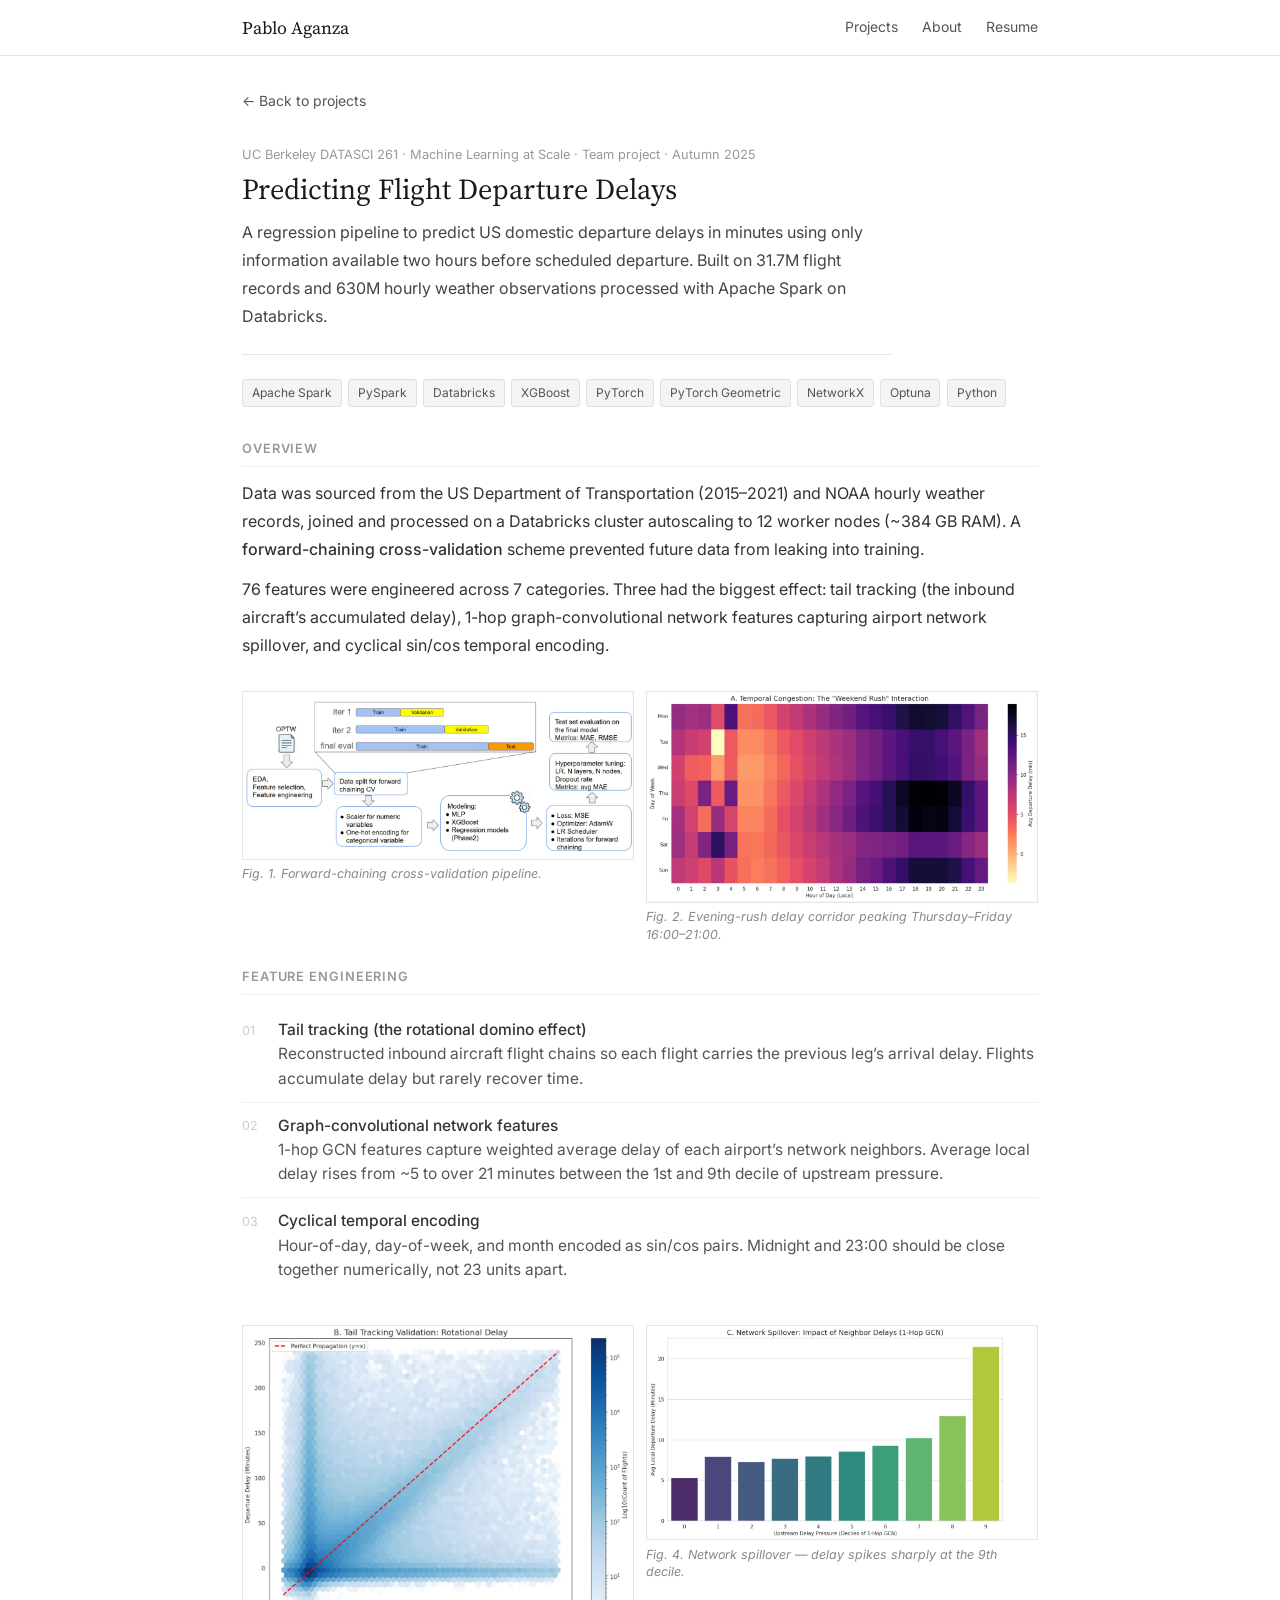
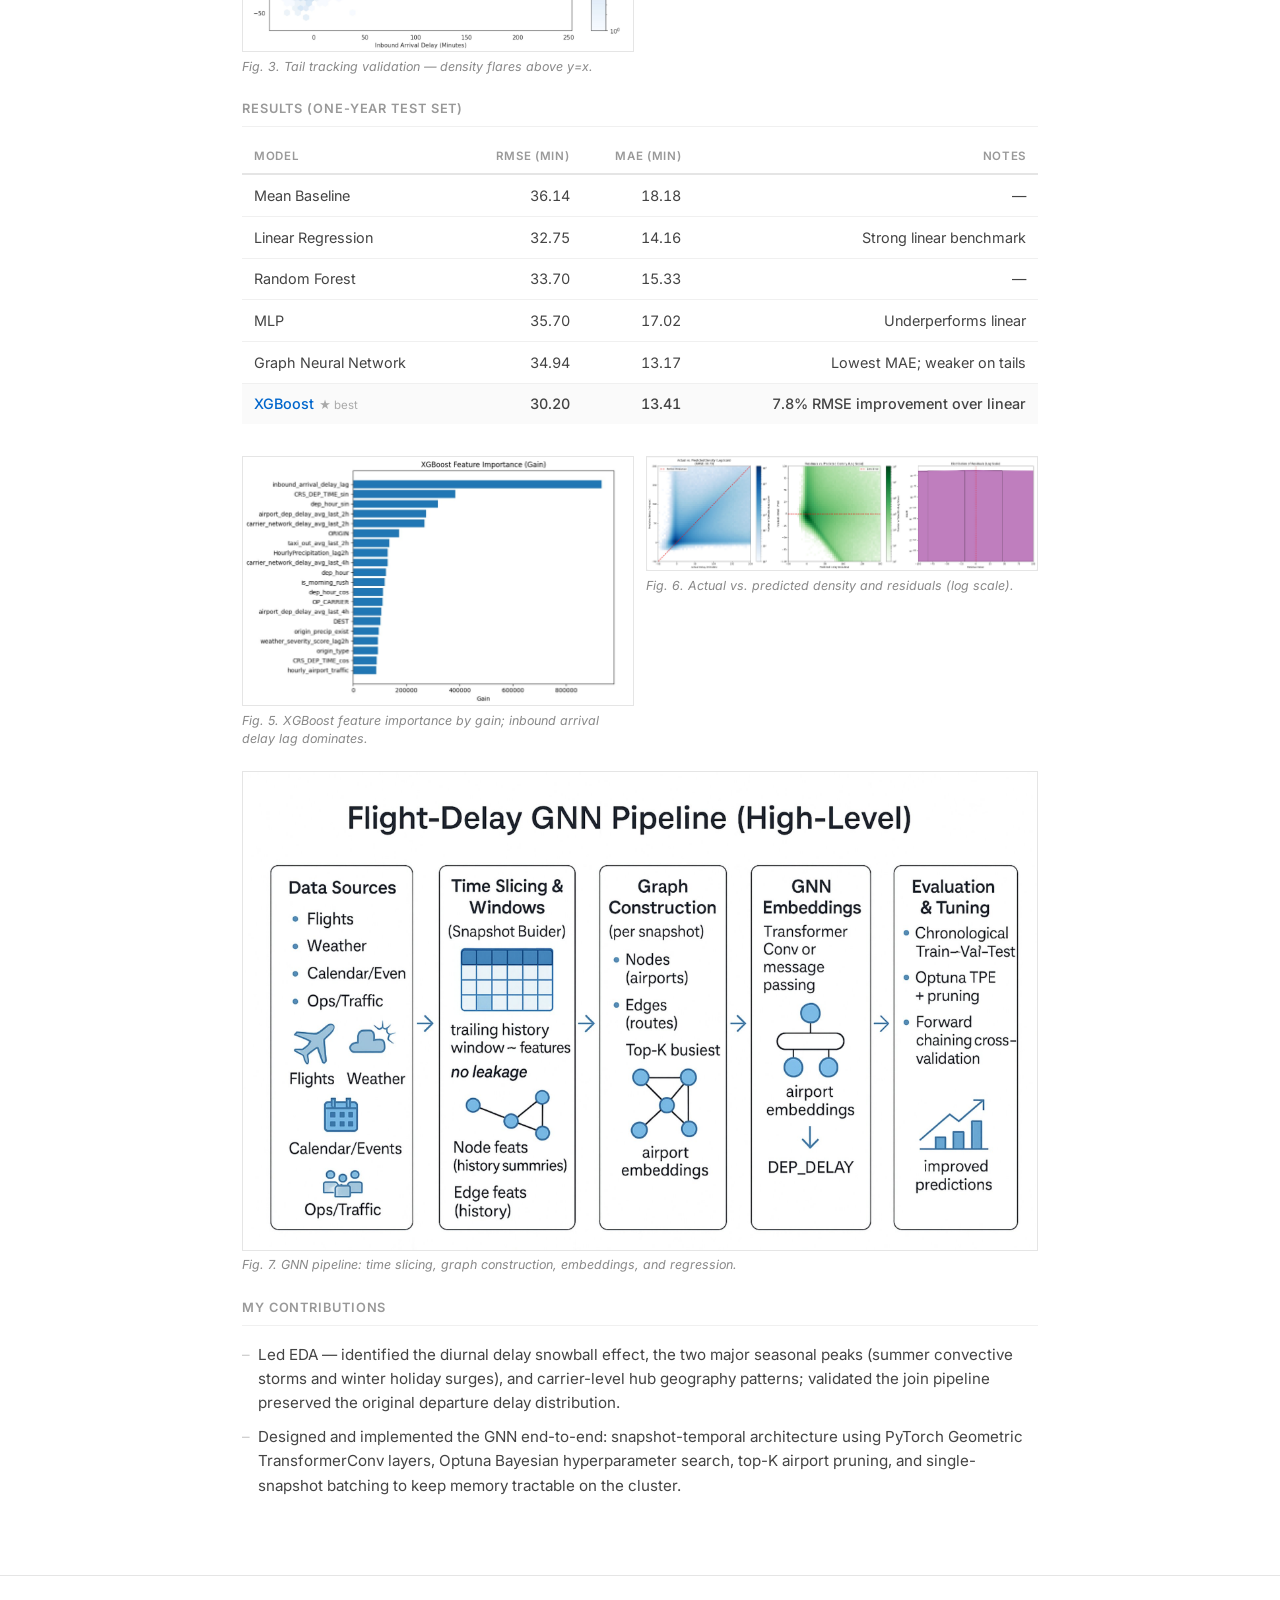
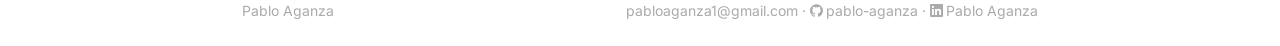
<file: projects/flight_delays.html>
<!DOCTYPE html>
<html lang="en">
<head>
<meta charset="UTF-8">
<meta name="viewport" content="width=device-width, initial-scale=1.0">
<meta name="description" content="Predicting Flight Departure Delays — Spark ML pipeline over 31.7M flight records and 630M weather observations, with XGBoost, GNN, and forward-chaining cross-validation on Databricks.">
<title>Predicting Flight Departure Delays — Pablo Aganza</title>
<link rel="icon" type="image/svg+xml" href="../favicon.svg">
<link rel="preconnect" href="https://fonts.googleapis.com">
<link rel="preconnect" href="https://fonts.gstatic.com" crossorigin>
<link href="https://fonts.googleapis.com/css2?family=Source+Serif+4:ital,wght@0,300;0,400;0,600;1,400&family=Inter:wght@400;500&display=swap" rel="stylesheet">
<link rel="stylesheet" href="../css/styles.css">
</head>
<body>

<header>
  <nav>
    <a class="nav-name" href="../">Pablo Aganza</a>
    <div class="nav-links">
      <a href="../">Projects</a>
      <a href="../about.html">About</a>
      <a href="../resume.html">Resume</a>
    </div>
  </nav>
</header>

<main>
  <a class="back-btn" href="../">&larr; Back to projects</a>
  <p class="detail-meta">UC Berkeley DATASCI 261 &middot; Machine Learning at Scale &middot; Team project &middot; Autumn 2025</p>
  <h1 class="detail-title">Predicting Flight Departure Delays</h1>
  <p class="detail-summary">A regression pipeline to predict US domestic departure delays in minutes using only information available two hours before scheduled departure. Built on 31.7M flight records and 630M hourly weather observations processed with Apache Spark on Databricks.</p>

  <div class="project-tags">
    <span>Apache Spark</span><span>PySpark</span><span>Databricks</span><span>XGBoost</span>
    <span>PyTorch</span><span>PyTorch Geometric</span><span>NetworkX</span><span>Optuna</span><span>Python</span>
  </div>

  <div class="section">
    <h4>Overview</h4>
    <p>Data was sourced from the US Department of Transportation (2015&ndash;2021) and NOAA hourly weather records, joined and processed on a Databricks cluster autoscaling to 12 worker nodes (~384 GB RAM). A <strong>forward-chaining cross-validation</strong> scheme prevented future data from leaking into training.</p>
    <p>76 features were engineered across 7 categories. Three had the biggest effect: tail tracking (the inbound aircraft&rsquo;s accumulated delay), 1-hop graph-convolutional network features capturing airport network spillover, and cyclical sin/cos temporal encoding.</p>
  </div>

  <div class="img-grid two">
    <figure>
      <div class="fig-img"><img src="../portfolio-images/img10.png" alt="Modeling pipeline"></div>
      <figcaption>Fig. 1. Forward-chaining cross-validation pipeline.</figcaption>
    </figure>
    <figure>
      <div class="fig-img"><img src="../portfolio-images/img11.png" alt="Temporal congestion heatmap"></div>
      <figcaption>Fig. 2. Evening-rush delay corridor peaking Thursday&ndash;Friday 16:00&ndash;21:00.</figcaption>
    </figure>
  </div>

  <div class="section">
    <h4>Feature Engineering</h4>
    <ul class="num-list">
      <li><span class="n">01</span><div><strong>Tail tracking (the rotational domino effect)</strong><span>Reconstructed inbound aircraft flight chains so each flight carries the previous leg&rsquo;s arrival delay. Flights accumulate delay but rarely recover time.</span></div></li>
      <li><span class="n">02</span><div><strong>Graph-convolutional network features</strong><span>1-hop GCN features capture weighted average delay of each airport&rsquo;s network neighbors. Average local delay rises from ~5 to over 21 minutes between the 1st and 9th decile of upstream pressure.</span></div></li>
      <li><span class="n">03</span><div><strong>Cyclical temporal encoding</strong><span>Hour-of-day, day-of-week, and month encoded as sin/cos pairs. Midnight and 23:00 should be close together numerically, not 23 units apart.</span></div></li>
    </ul>
  </div>

  <div class="img-grid two">
    <figure>
      <div class="fig-img"><img src="../portfolio-images/img12.png" alt="Tail tracking"></div>
      <figcaption>Fig. 3. Tail tracking validation &mdash; density flares above y=x.</figcaption>
    </figure>
    <figure>
      <div class="fig-img"><img src="../portfolio-images/img13.png" alt="Network spillover"></div>
      <figcaption>Fig. 4. Network spillover &mdash; delay spikes sharply at the 9th decile.</figcaption>
    </figure>
  </div>

  <div class="section">
    <h4>Results (one-year test set)</h4>
    <table class="results-table">
      <thead><tr><th>Model</th><th>RMSE (min)</th><th>MAE (min)</th><th>Notes</th></tr></thead>
      <tbody>
        <tr><td>Mean Baseline</td><td>36.14</td><td>18.18</td><td>&mdash;</td></tr>
        <tr><td>Linear Regression</td><td>32.75</td><td>14.16</td><td>Strong linear benchmark</td></tr>
        <tr><td>Random Forest</td><td>33.70</td><td>15.33</td><td>&mdash;</td></tr>
        <tr><td>MLP</td><td>35.70</td><td>17.02</td><td>Underperforms linear</td></tr>
        <tr><td>Graph Neural Network</td><td>34.94</td><td>13.17</td><td>Lowest MAE; weaker on tails</td></tr>
        <tr class="best"><td>XGBoost<span class="best-mark">&#9733; best</span></td><td>30.20</td><td>13.41</td><td>7.8% RMSE improvement over linear</td></tr>
      </tbody>
    </table>
  </div>

  <div class="img-grid two">
    <figure>
      <div class="fig-img"><img src="../portfolio-images/img14.png" alt="XGBoost feature importance"></div>
      <figcaption>Fig. 5. XGBoost feature importance by gain; inbound arrival delay lag dominates.</figcaption>
    </figure>
    <figure>
      <div class="fig-img"><img src="../portfolio-images/img15.png" alt="Actual vs predicted"></div>
      <figcaption>Fig. 6. Actual vs. predicted density and residuals (log scale).</figcaption>
    </figure>
  </div>

  <div class="img-grid">
    <figure>
      <div class="fig-img"><img src="../portfolio-images/img16.png" alt="GNN pipeline"></div>
      <figcaption>Fig. 7. GNN pipeline: time slicing, graph construction, embeddings, and regression.</figcaption>
    </figure>
  </div>

  <div class="section">
    <h4>My Contributions</h4>
    <ul class="contrib-list">
      <li>Led EDA — identified the diurnal delay snowball effect, the two major seasonal peaks (summer convective storms and winter holiday surges), and carrier-level hub geography patterns; validated the join pipeline preserved the original departure delay distribution.</li>
      <li>Designed and implemented the GNN end-to-end: snapshot-temporal architecture using PyTorch Geometric TransformerConv layers, Optuna Bayesian hyperparameter search, top-K airport pruning, and single-snapshot batching to keep memory tractable on the cluster.</li>
    </ul>
  </div>
</main>

<footer>
  <div class="footer-inner">
  <span>Pablo Aganza</span>
  <span>
    <a href="mailto:pabloaganza1@gmail.com">pabloaganza1@gmail.com</a> &middot;
    <a href="https://github.com/pablo-aganza" target="_blank"><svg xmlns="http://www.w3.org/2000/svg" viewBox="0 0 98 96" width="13" height="13" fill="currentColor" style="vertical-align:-1px;margin-right:3px"><path d="M48.854 0C21.839 0 0 22 0 49.217c0 21.756 13.993 40.172 33.405 46.69 2.427.49 3.316-1.059 3.316-2.362 0-1.141-.08-5.052-.08-9.127-13.59 2.934-16.42-5.867-16.42-5.867-2.184-5.704-5.42-7.17-5.42-7.17-4.448-3.015.324-3.015.324-3.015 4.934.326 7.523 5.052 7.523 5.052 4.367 7.496 11.404 5.378 14.235 4.074.404-3.178 1.699-5.378 3.074-6.6-10.839-1.141-22.243-5.378-22.243-24.283 0-5.378 1.94-9.778 5.014-13.2-.485-1.222-2.184-6.275.486-13.038 0 0 4.125-1.304 13.426 5.052a46.97 46.97 0 0 1 12.214-1.63c4.125 0 8.33.571 12.213 1.63 9.302-6.356 13.427-5.052 13.427-5.052 2.67 6.763.97 11.816.485 13.038 3.155 3.422 5.015 7.822 5.015 13.2 0 18.905-11.404 23.06-22.324 24.283 1.78 1.548 3.316 4.481 3.316 9.126 0 6.6-.08 11.897-.08 13.526 0 1.304.89 2.853 3.316 2.364 19.412-6.52 33.405-24.935 33.405-46.691C97.707 22 75.788 0 48.854 0z"/></svg>pablo-aganza</a> &middot;
    <a href="https://linkedin.com/in/pablo-aganza" target="_blank"><svg xmlns="http://www.w3.org/2000/svg" viewBox="0 0 24 24" width="13" height="13" fill="currentColor" style="vertical-align:-1px;margin-right:3px"><path d="M20.447 20.452h-3.554v-5.569c0-1.328-.027-3.037-1.852-3.037-1.853 0-2.136 1.445-2.136 2.939v5.667H9.351V9h3.414v1.561h.046c.477-.9 1.637-1.85 3.37-1.85 3.601 0 4.267 2.37 4.267 5.455v6.286zM5.337 7.433a2.062 2.062 0 0 1-2.063-2.065 2.064 2.064 0 1 1 2.063 2.065zm1.782 13.019H3.555V9h3.564v11.452zM22.225 0H1.771C.792 0 0 .774 0 1.729v20.542C0 23.227.792 24 1.771 24h20.451C23.2 24 24 23.227 24 22.271V1.729C24 .774 23.2 0 22.222 0h.003z"/></svg>Pablo Aganza</a>
  </span>
  </div>
</footer>

</body>
</html>
</file>
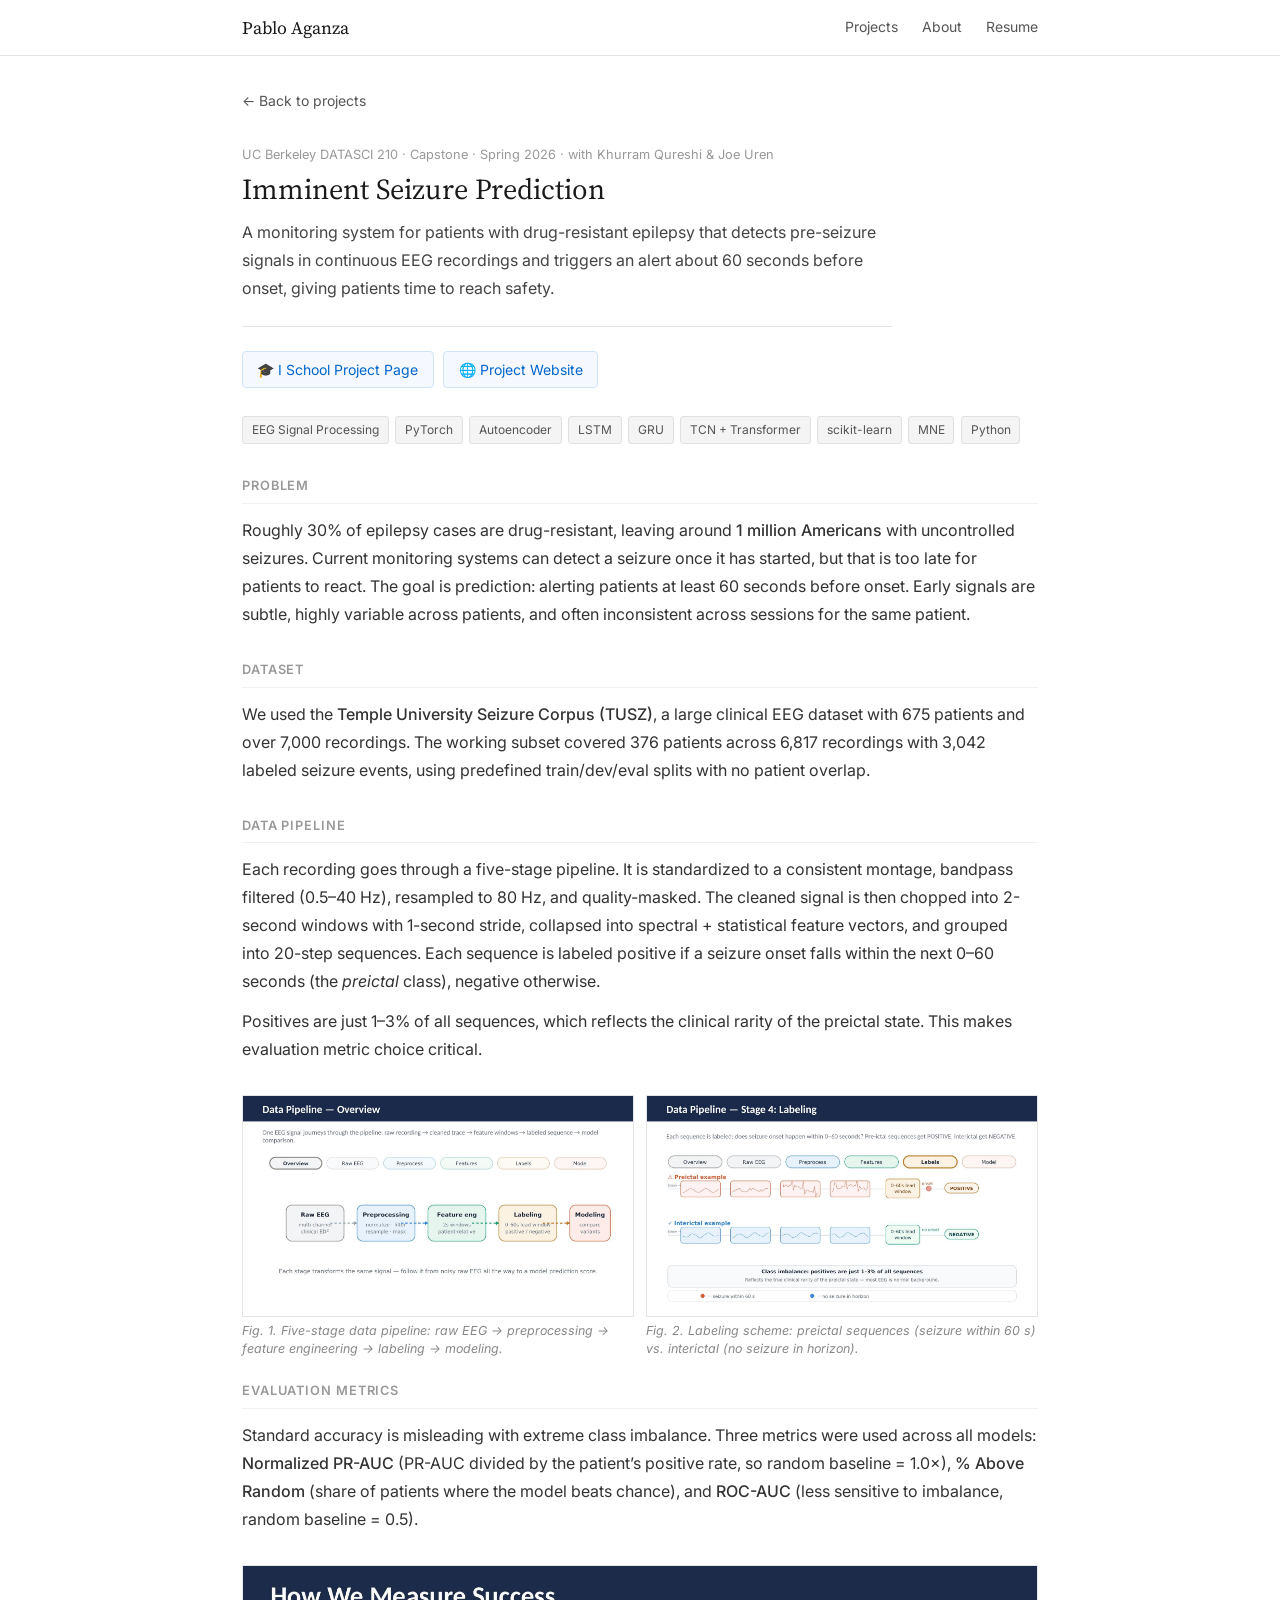
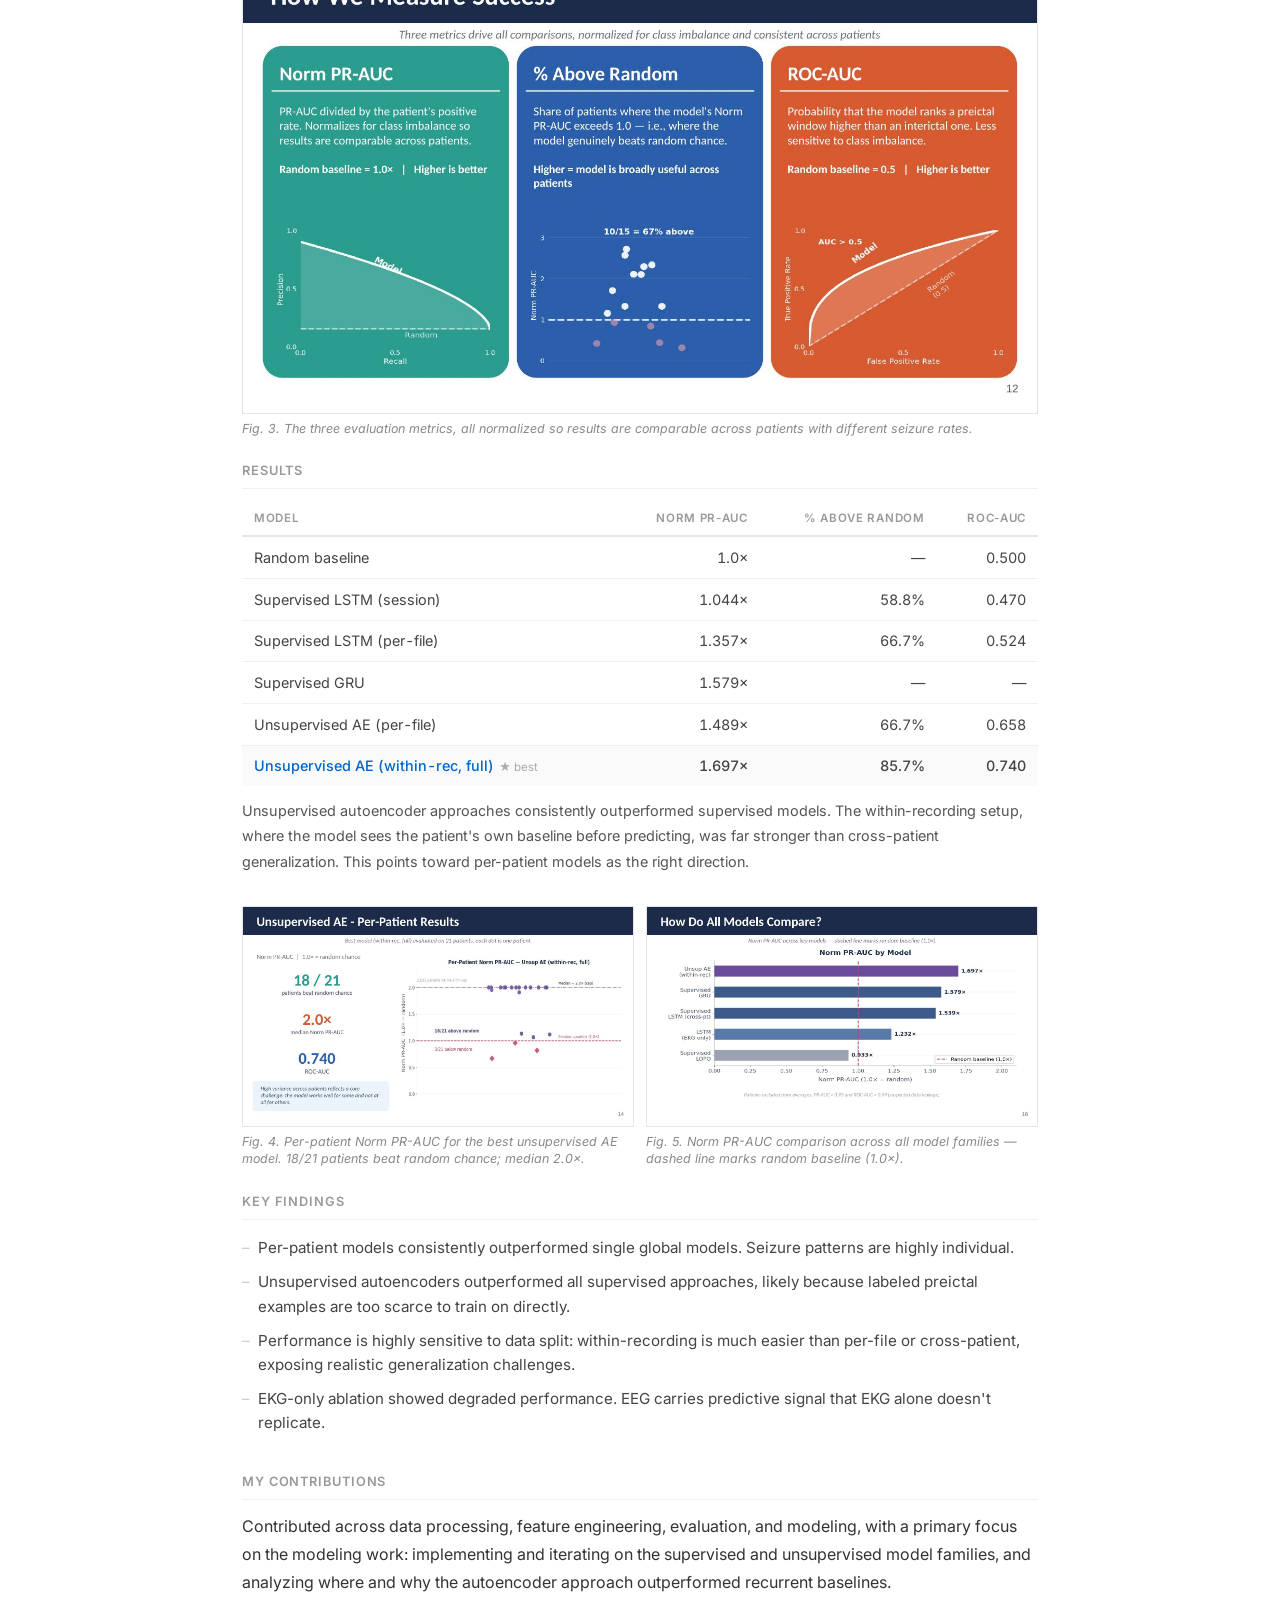
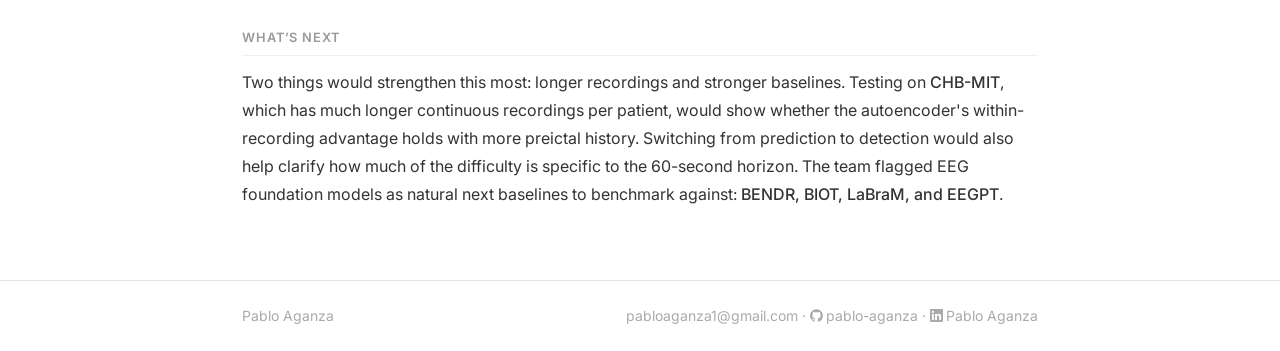
<file: projects/seizure_prediction.html>
<!DOCTYPE html>
<html lang="en">
<head>
<meta charset="UTF-8">
<meta name="viewport" content="width=device-width, initial-scale=1.0">
<meta name="description" content="Imminent Seizure Prediction — EEG-based seizure prediction system using unsupervised autoencoders and patient-specific modeling, UC Berkeley MIDS capstone.">
<title>Imminent Seizure Prediction — Pablo Aganza</title>
<link rel="icon" type="image/svg+xml" href="../favicon.svg">
<link rel="preconnect" href="https://fonts.googleapis.com">
<link rel="preconnect" href="https://fonts.gstatic.com" crossorigin>
<link href="https://fonts.googleapis.com/css2?family=Source+Serif+4:ital,wght@0,300;0,400;0,600;1,400&family=Inter:wght@400;500&display=swap" rel="stylesheet">
<link rel="stylesheet" href="../css/styles.css">
</head>
<body>

<header>
  <nav>
    <a class="nav-name" href="../">Pablo Aganza</a>
    <div class="nav-links">
      <a href="../">Projects</a>
      <a href="../about.html">About</a>
      <a href="../resume.html">Resume</a>
    </div>
  </nav>
</header>

<main>
  <a class="back-btn" href="../">&larr; Back to projects</a>
  <p class="detail-meta">UC Berkeley DATASCI 210 &middot; Capstone &middot; Spring 2026 &middot; with Khurram Qureshi &amp; Joe Uren</p>
  <h1 class="detail-title">Imminent Seizure Prediction</h1>
  <p class="detail-summary">A monitoring system for patients with drug-resistant epilepsy that detects pre-seizure signals in continuous EEG recordings and triggers an alert about 60 seconds before onset, giving patients time to reach safety.</p>

  <div style="display:flex;gap:0.6rem;flex-wrap:wrap;margin-bottom:1.75rem;">
    <a href="https://www.ischool.berkeley.edu/projects/2026/imminent-seizure-prediction" target="_blank"
       style="display:inline-flex;align-items:center;gap:0.4rem;font-size:0.875rem;color:#0066cc;text-decoration:none;border:1px solid #d0e4f7;padding:0.4rem 0.9rem;border-radius:4px;background:#f5f9ff;">
      &#127891; I School Project Page
    </a>
    <a href="https://sites.google.com/berkeley.edu/imminent-seizure-prediction" target="_blank"
       style="display:inline-flex;align-items:center;gap:0.4rem;font-size:0.875rem;color:#0066cc;text-decoration:none;border:1px solid #d0e4f7;padding:0.4rem 0.9rem;border-radius:4px;background:#f5f9ff;">
      &#127760; Project Website
    </a>
  </div>

  <div class="project-tags">
    <span>EEG Signal Processing</span><span>PyTorch</span><span>Autoencoder</span>
    <span>LSTM</span><span>GRU</span><span>TCN + Transformer</span>
    <span>scikit-learn</span><span>MNE</span><span>Python</span>
  </div>

  <div class="section">
    <h4>Problem</h4>
    <p>Roughly 30% of epilepsy cases are drug-resistant, leaving around <strong>1 million Americans</strong> with uncontrolled seizures. Current monitoring systems can detect a seizure once it has started, but that is too late for patients to react. The goal is prediction: alerting patients at least 60 seconds before onset. Early signals are subtle, highly variable across patients, and often inconsistent across sessions for the same patient.</p>
  </div>

  <div class="section">
    <h4>Dataset</h4>
    <p>We used the <strong>Temple University Seizure Corpus (TUSZ)</strong>, a large clinical EEG dataset with 675 patients and over 7,000 recordings. The working subset covered 376 patients across 6,817 recordings with 3,042 labeled seizure events, using predefined train/dev/eval splits with no patient overlap.</p>
  </div>

  <div class="section">
    <h4>Data Pipeline</h4>
    <p>Each recording goes through a five-stage pipeline. It is standardized to a consistent montage, bandpass filtered (0.5&ndash;40 Hz), resampled to 80 Hz, and quality-masked. The cleaned signal is then chopped into 2-second windows with 1-second stride, collapsed into spectral + statistical feature vectors, and grouped into 20-step sequences. Each sequence is labeled positive if a seizure onset falls within the next 0&ndash;60 seconds (the <em>preictal</em> class), negative otherwise.</p>
    <p>Positives are just 1&ndash;3% of all sequences, which reflects the clinical rarity of the preictal state. This makes evaluation metric choice critical.</p>
  </div>

  <div class="img-grid two">
    <figure>
      <div class="fig-img"><img src="../portfolio-images/img05.jpg" alt="Data pipeline overview"></div>
      <figcaption>Fig. 1. Five-stage data pipeline: raw EEG &rarr; preprocessing &rarr; feature engineering &rarr; labeling &rarr; modeling.</figcaption>
    </figure>
    <figure>
      <div class="fig-img"><img src="../portfolio-images/img06.jpg" alt="Labeling stage"></div>
      <figcaption>Fig. 2. Labeling scheme: preictal sequences (seizure within 60 s) vs. interictal (no seizure in horizon).</figcaption>
    </figure>
  </div>

  <div class="section">
    <h4>Evaluation Metrics</h4>
    <p>Standard accuracy is misleading with extreme class imbalance. Three metrics were used across all models: <strong>Normalized PR-AUC</strong> (PR-AUC divided by the patient&rsquo;s positive rate, so random baseline = 1.0&times;), <strong>% Above Random</strong> (share of patients where the model beats chance), and <strong>ROC-AUC</strong> (less sensitive to imbalance, random baseline = 0.5).</p>
  </div>

  <div class="img-grid">
    <figure>
      <div class="fig-img"><img src="../portfolio-images/img07.jpg" alt="Metrics explainer"></div>
      <figcaption>Fig. 3. The three evaluation metrics, all normalized so results are comparable across patients with different seizure rates.</figcaption>
    </figure>
  </div>

  <div class="section">
    <h4>Results</h4>
    <table class="results-table">
      <thead><tr><th>Model</th><th>Norm PR-AUC</th><th>% Above Random</th><th>ROC-AUC</th></tr></thead>
      <tbody>
        <tr><td>Random baseline</td><td>1.0&times;</td><td>&mdash;</td><td>0.500</td></tr>
        <tr><td>Supervised LSTM (session)</td><td>1.044&times;</td><td>58.8%</td><td>0.470</td></tr>
        <tr><td>Supervised LSTM (per-file)</td><td>1.357&times;</td><td>66.7%</td><td>0.524</td></tr>
        <tr><td>Supervised GRU</td><td>1.579&times;</td><td>&mdash;</td><td>&mdash;</td></tr>
        <tr><td>Unsupervised AE (per-file)</td><td>1.489&times;</td><td>66.7%</td><td>0.658</td></tr>
        <tr class="best"><td>Unsupervised AE (within-rec, full)<span class="best-mark">&#9733; best</span></td><td>1.697&times;</td><td>85.7%</td><td>0.740</td></tr>
      </tbody>
    </table>
    <p style="font-size:0.9rem;color:#555;margin-top:0.75rem;">Unsupervised autoencoder approaches consistently outperformed supervised models. The within-recording setup, where the model sees the patient's own baseline before predicting, was far stronger than cross-patient generalization. This points toward per-patient models as the right direction.</p>
  </div>

  <div class="img-grid two">
    <figure>
      <div class="fig-img"><img src="../portfolio-images/img08.jpg" alt="Unsupervised AE per-patient results"></div>
      <figcaption>Fig. 4. Per-patient Norm PR-AUC for the best unsupervised AE model. 18/21 patients beat random chance; median 2.0&times;.</figcaption>
    </figure>
    <figure>
      <div class="fig-img"><img src="../portfolio-images/img09.jpg" alt="Model comparison bar chart"></div>
      <figcaption>Fig. 5. Norm PR-AUC comparison across all model families &mdash; dashed line marks random baseline (1.0&times;).</figcaption>
    </figure>
  </div>

  <div class="section">
    <h4>Key Findings</h4>
    <ul class="contrib-list">
      <li>Per-patient models consistently outperformed single global models. Seizure patterns are highly individual.</li>
      <li>Unsupervised autoencoders outperformed all supervised approaches, likely because labeled preictal examples are too scarce to train on directly.</li>
      <li>Performance is highly sensitive to data split: within-recording is much easier than per-file or cross-patient, exposing realistic generalization challenges.</li>
      <li>EKG-only ablation showed degraded performance. EEG carries predictive signal that EKG alone doesn't replicate.</li>
    </ul>
  </div>

  <div class="section">
    <h4>My Contributions</h4>
    <p>Contributed across data processing, feature engineering, evaluation, and modeling, with a primary focus on the modeling work: implementing and iterating on the supervised and unsupervised model families, and analyzing where and why the autoencoder approach outperformed recurrent baselines.</p>
  </div>

  <div class="section">
    <h4>What&rsquo;s Next</h4>
    <p>Two things would strengthen this most: longer recordings and stronger baselines. Testing on <strong>CHB-MIT</strong>, which has much longer continuous recordings per patient, would show whether the autoencoder's within-recording advantage holds with more preictal history. Switching from prediction to detection would also help clarify how much of the difficulty is specific to the 60-second horizon. The team flagged EEG foundation models as natural next baselines to benchmark against: <strong>BENDR, BIOT, LaBraM, and EEGPT</strong>.</p>
  </div>
</main>

<footer>
  <div class="footer-inner">
  <span>Pablo Aganza</span>
  <span>
    <a href="mailto:pabloaganza1@gmail.com">pabloaganza1@gmail.com</a> &middot;
    <a href="https://github.com/pablo-aganza" target="_blank"><svg xmlns="http://www.w3.org/2000/svg" viewBox="0 0 98 96" width="13" height="13" fill="currentColor" style="vertical-align:-1px;margin-right:3px"><path d="M48.854 0C21.839 0 0 22 0 49.217c0 21.756 13.993 40.172 33.405 46.69 2.427.49 3.316-1.059 3.316-2.362 0-1.141-.08-5.052-.08-9.127-13.59 2.934-16.42-5.867-16.42-5.867-2.184-5.704-5.42-7.17-5.42-7.17-4.448-3.015.324-3.015.324-3.015 4.934.326 7.523 5.052 7.523 5.052 4.367 7.496 11.404 5.378 14.235 4.074.404-3.178 1.699-5.378 3.074-6.6-10.839-1.141-22.243-5.378-22.243-24.283 0-5.378 1.94-9.778 5.014-13.2-.485-1.222-2.184-6.275.486-13.038 0 0 4.125-1.304 13.426 5.052a46.97 46.97 0 0 1 12.214-1.63c4.125 0 8.33.571 12.213 1.63 9.302-6.356 13.427-5.052 13.427-5.052 2.67 6.763.97 11.816.485 13.038 3.155 3.422 5.015 7.822 5.015 13.2 0 18.905-11.404 23.06-22.324 24.283 1.78 1.548 3.316 4.481 3.316 9.126 0 6.6-.08 11.897-.08 13.526 0 1.304.89 2.853 3.316 2.364 19.412-6.52 33.405-24.935 33.405-46.691C97.707 22 75.788 0 48.854 0z"/></svg>pablo-aganza</a> &middot;
    <a href="https://linkedin.com/in/pablo-aganza" target="_blank"><svg xmlns="http://www.w3.org/2000/svg" viewBox="0 0 24 24" width="13" height="13" fill="currentColor" style="vertical-align:-1px;margin-right:3px"><path d="M20.447 20.452h-3.554v-5.569c0-1.328-.027-3.037-1.852-3.037-1.853 0-2.136 1.445-2.136 2.939v5.667H9.351V9h3.414v1.561h.046c.477-.9 1.637-1.85 3.37-1.85 3.601 0 4.267 2.37 4.267 5.455v6.286zM5.337 7.433a2.062 2.062 0 0 1-2.063-2.065 2.064 2.064 0 1 1 2.063 2.065zm1.782 13.019H3.555V9h3.564v11.452zM22.225 0H1.771C.792 0 0 .774 0 1.729v20.542C0 23.227.792 24 1.771 24h20.451C23.2 24 24 23.227 24 22.271V1.729C24 .774 23.2 0 22.222 0h.003z"/></svg>Pablo Aganza</a>
  </span>
  </div>
</footer>

</body>
</html>
</file>
<file: css/styles.css>
*, *::before, *::after { box-sizing: border-box; margin: 0; padding: 0; }
html { scroll-behavior: smooth; }
body { background: #fff; color: #1a1a1a; font-family: 'Inter', system-ui, sans-serif; font-size: 16px; line-height: 1.6; display: flex; flex-direction: column; min-height: 100vh; }
a { color: #1a1a1a; }


main { max-width: 860px; width: 100%; margin: 0 auto; padding: 2rem 2rem 2.5rem; flex: 1; }

/* About */
.about { display: grid; grid-template-columns: 1fr 150px; gap: 3rem; padding-bottom: 2rem; margin-bottom: 1rem; border-bottom: 1px solid #e5e5e5; align-items: start; }
.about h1 { font-family: 'Source Serif 4', Georgia, serif; font-size: 1.9rem; font-weight: 400; margin-bottom: 0.65rem; }
.about p { color: #444; font-size: 1rem; line-height: 1.7; margin-bottom: 0.6rem; }
.about-links { margin-top: 1rem; display: flex; gap: 1rem; font-size: 0.875rem; }
.about-links a { color: #0066cc; text-decoration: none; }
.about-links a:hover { text-decoration: underline; }
.photo-placeholder { width: 150px; height: 150px; background: #f4f4f4; border: 1px solid #e0e0e0; border-radius: 3px; display: flex; flex-direction: column; align-items: center; justify-content: center; gap: 0.4rem; color: #aaa; font-size: 0.75rem; }
.photo-placeholder span { font-size: 1.75rem; }

h2.section-title { font-family: 'Source Serif 4', Georgia, serif; font-size: 1.4rem; font-weight: 400; margin-bottom: 1rem; }
.home-section { padding-top: 2rem; margin-bottom: 3rem; border-top: 1px solid #e5e5e5; scroll-margin-top: 3.5rem; }
#projects { border-top: none; padding-top: 0; }
.section-intro { font-size: 1.05rem; color: #555; margin-bottom: 1.25rem; }

.skills-table { width: 100%; border-collapse: collapse; }
.skills-table td { padding: 0.65rem 0.85rem; border-bottom: 1px solid #f0f0f0; font-size: 0.95rem; vertical-align: top; color: #444; }
.skills-table tr:first-child td { border-top: 1px solid #e5e5e5; }
.skills-table tr:last-child td { border-bottom: 1px solid #e5e5e5; }
.skills-table td:first-child { font-weight: 500; color: #1a1a1a; width: 11rem; white-space: nowrap; }
.timeline-item { padding: 1rem 0; }
.timeline-item h3 { font-family: 'Source Serif 4', Georgia, serif; font-size: 1.1rem; font-weight: 400; margin-bottom: 0.25rem; }
.timeline-item .meta { font-size: 0.8rem; color: #999; margin-bottom: 0.45rem; }
.timeline-item p { font-size: 0.97rem; color: #444; line-height: 1.65; max-width: 68ch; }

/* Project cards */
.project-card { display: grid; grid-template-columns: 190px 1fr; gap: 1.25rem; padding: 1.25rem 0; cursor: pointer; text-decoration: none; color: inherit; }
.card-img { width: 190px; height: 120px; overflow: hidden; border: 1px solid #e5e5e5; flex-shrink: 0; background: #f8f8f8; }
.card-img img { width: 100%; height: 100%; object-fit: cover; display: block; }
.card-meta { font-size: 0.78rem; color: #999; margin-bottom: 0.35rem; }
.card-title { font-family: 'Source Serif 4', Georgia, serif; font-size: 1.05rem; font-weight: 400; margin-bottom: 0.4rem; line-height: 1.3; }
.card-desc { font-size: 0.875rem; color: #555; line-height: 1.55; margin-bottom: 0.6rem; }
.read-more { font-size: 0.82rem; color: #0066cc; display: inline-flex; align-items: center; gap: 0.3rem; }
.project-card:hover .read-more { text-decoration: underline; }

/* Detail pages */
.back-btn { display: inline-flex; align-items: center; gap: 0.4rem; font-size: 0.875rem; color: #555; text-decoration: none; margin-bottom: 2rem; }
.back-btn:hover { color: #0066cc; }
.detail-meta { font-size: 0.8rem; color: #999; margin-bottom: 0.4rem; }
.detail-title { font-family: 'Source Serif 4', Georgia, serif; font-size: 1.8rem; font-weight: 400; line-height: 1.2; margin-bottom: 0.75rem; }
.detail-summary { font-size: 1rem; color: #444; line-height: 1.75; max-width: 65ch; margin-bottom: 1.5rem; padding-bottom: 1.5rem; border-bottom: 1px solid #e5e5e5; }

.project-tags { display: flex; flex-wrap: wrap; gap: 0.4rem; margin-bottom: 2rem; }
.project-tags span { font-size: 0.75rem; color: #555; background: #f4f4f4; border: 1px solid #e0e0e0; padding: 0.2rem 0.55rem; border-radius: 3px; }

.section { margin-bottom: 2rem; }
.section h4 { font-size: 0.8rem; font-weight: 600; text-transform: uppercase; letter-spacing: 0.07em; color: #999; margin-bottom: 0.75rem; padding-bottom: 0.4rem; border-bottom: 1px solid #f0f0f0; }
.section p { font-size: 1rem; color: #333; line-height: 1.75; margin-bottom: 0.75rem; }
.section p:last-child { margin-bottom: 0; }
.section p strong { font-weight: 500; }

.num-list { list-style: none; }
.num-list li { display: grid; grid-template-columns: 1.75rem 1fr; gap: 0.5rem; padding: 0.7rem 0; border-bottom: 1px solid #f0f0f0; font-size: 0.97rem; color: #333; line-height: 1.55; }
.num-list li:last-child { border-bottom: none; }
.num-list .n { color: #ccc; font-size: 0.78rem; padding-top: 0.15rem; }
.num-list strong { font-weight: 500; display: block; }
.num-list span { color: #555; }
.num-list code { font-family: monospace; font-size: 0.85rem; background: #f4f4f4; padding: 0.05rem 0.3rem; border-radius: 2px; }

.contrib-list { list-style: none; }
.contrib-list li { font-size: 0.95rem; color: #444; padding: 0.3rem 0 0.3rem 1rem; position: relative; }
.contrib-list li::before { content: "–"; position: absolute; left: 0; color: #ccc; }
.contrib-list a { color: #0066cc; text-decoration: none; }

.img-grid { display: grid; gap: 0.75rem; margin-bottom: 1.5rem; }
.img-grid.two { grid-template-columns: 1fr 1fr; }
figure { display: flex; flex-direction: column; }
.fig-img { border: 1px solid #e5e5e5; overflow: hidden; background: #f8f8f8; }
.fig-img img { width: 100%; display: block; }
figcaption { font-size: 0.78rem; color: #888; margin-top: 0.35rem; font-style: italic; line-height: 1.4; }

.stats-row { display: grid; grid-template-columns: repeat(4, 1fr); border: 1px solid #e5e5e5; border-radius: 4px; overflow: hidden; margin-bottom: 1.5rem; }
.stat-item { padding: 0.9rem 1rem; border-right: 1px solid #e5e5e5; }
.stat-item:last-child { border-right: none; }
.stat-val { font-family: 'Source Serif 4', Georgia, serif; font-size: 1.4rem; display: block; margin-bottom: 0.1rem; }
.stat-label { font-size: 0.7rem; color: #999; text-transform: uppercase; letter-spacing: 0.06em; }

.results-table { width: 100%; border-collapse: collapse; font-size: 0.9rem; margin-bottom: 0.75rem; }
.results-table th { text-align: left; font-size: 0.72rem; font-weight: 600; text-transform: uppercase; letter-spacing: 0.06em; color: #999; padding: 0.5rem 0.75rem; border-bottom: 2px solid #e5e5e5; }
.results-table th:not(:first-child) { text-align: right; }
.results-table td { padding: 0.55rem 0.75rem; border-bottom: 1px solid #f0f0f0; color: #444; font-variant-numeric: tabular-nums; }
.results-table td:not(:first-child) { text-align: right; }
.results-table tr:last-child td { border-bottom: none; }
.results-table tr.best td { font-weight: 500; background: #fafafa; }
.results-table tr.best td:first-child { color: #0066cc; }
.best-mark { color: #aaa; font-size: 0.72rem; margin-left: 0.3rem; font-weight: 400; }

.mermaid svg { max-width: 100%; height: auto; display: block; margin: 0 auto; }

footer { border-top: 1px solid #e5e5e5; width: 100%; }
.footer-inner { max-width: 860px; margin: 0 auto; padding: 1.5rem 2rem; display: flex; justify-content: space-between; align-items: center; font-size: 0.875rem; color: #aaa; }
footer a { color: #aaa; text-decoration: none; }
footer a:hover { color: #0066cc; }

header { position: sticky; top: 0; background: #fff; border-bottom: 1px solid #e5e5e5; z-index: 100; }
header nav { max-width: 860px; margin: 0 auto; padding: 0.85rem 2rem; display: flex; justify-content: space-between; align-items: center; }
.nav-name { font-family: 'Source Serif 4', Georgia, serif; font-size: 1.1rem; font-weight: 400; color: #1a1a1a; text-decoration: none; }
.nav-links { display: flex; gap: 1.5rem; }
.nav-links a { font-size: 0.875rem; color: #555; text-decoration: none; }
.nav-links a:hover { color: #1a1a1a; }

/* Diagram lightbox */
.diagram-zoomable { cursor: zoom-in; }
.diagram-zoom-hint { font-size: 0.72rem; color: #bbb; text-align: right; margin-top: -1rem; margin-bottom: 1.5rem; }
.diagram-overlay { position: fixed; inset: 0; background: rgba(0,0,0,0.8); z-index: 1000; display: flex; align-items: flex-start; justify-content: center; padding: 2rem; cursor: zoom-out; overflow: auto; }
.diagram-overlay-inner { background: #fff; border-radius: 4px; padding: 2rem 2.5rem; max-width: 92vw; max-height: 88vh; overflow: auto; cursor: default; flex-shrink: 0; }
.diagram-overlay-inner svg { display: block; }
.diagram-overlay-close { position: fixed; top: 1rem; right: 1.25rem; background: none; border: none; color: #fff; font-size: 2rem; line-height: 1; cursor: pointer; opacity: 0.75; padding: 0; }
.diagram-overlay-close:hover { opacity: 1; }

@media (max-width: 640px) {
  .about { grid-template-columns: 1fr; }
  .photo-placeholder { display: none; }
  .project-card { grid-template-columns: 1fr; }
  .card-img { width: 100%; height: 160px; }
  .img-grid.two { grid-template-columns: 1fr; }
  .stats-row { grid-template-columns: 1fr 1fr; }
  .stat-item:nth-child(2) { border-right: none; }
  .stat-item:nth-child(1), .stat-item:nth-child(2) { border-bottom: 1px solid #e5e5e5; }
  .stat-val { font-size: 1.05rem; }
  .nav-links { gap: 0.85rem; flex-wrap: wrap; justify-content: flex-end; }
  .nav-links a { font-size: 0.8rem; }
  .skills-row { grid-template-columns: 1fr; gap: 0.15rem; }
}
</file>
